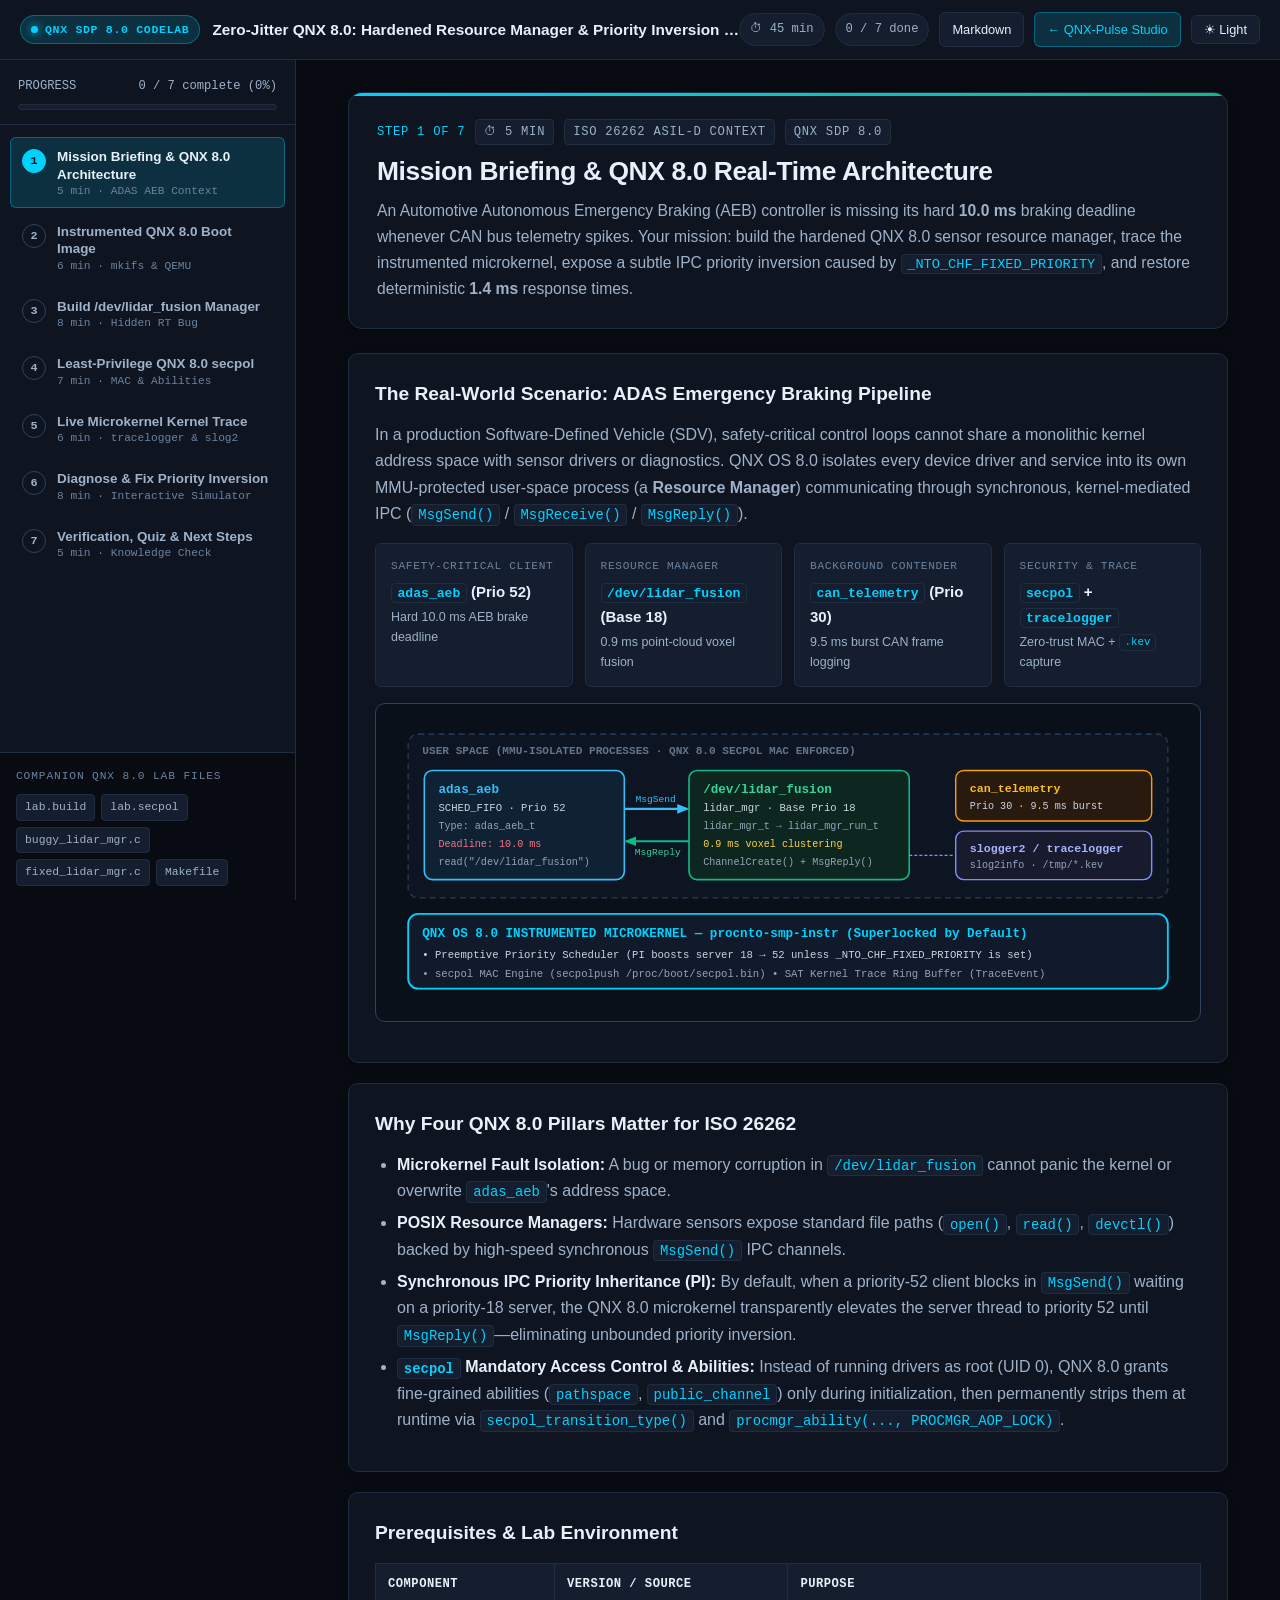
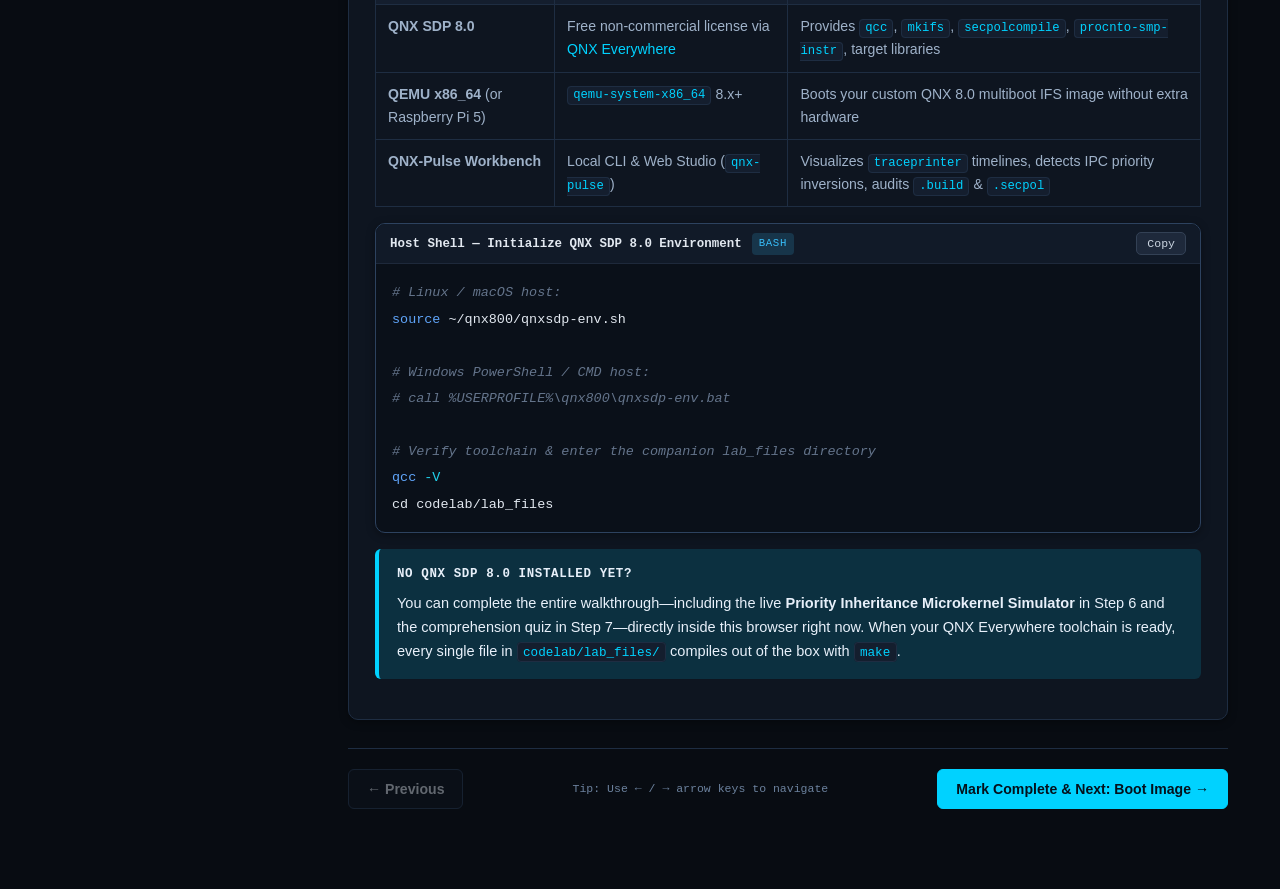
<file: codelab/index.html>
<!DOCTYPE html>
<html lang="en" data-theme="dark">
<head>
  <meta charset="UTF-8">
  <meta name="viewport" content="width=device-width, initial-scale=1.0">
  <title>Zero-Jitter QNX 8.0 Codelab — Resource Managers, secpol &amp; Priority Inheritance</title>
  <meta name="description" content="Hands-on 45-minute QNX SDP 8.0 Codelab: build a hardened /dev/lidar_fusion Resource Manager, enforce least-privilege secpol, trace procnto-smp-instr with tracelogger, and eliminate an ADAS AEB IPC priority inversion.">
  <link rel="icon" type="image/svg+xml" href="data:image/svg+xml,%3Csvg xmlns='http://www.w3.org/2000/svg' viewBox='0 0 28 28'%3E%3Crect x='2' y='2' width='24' height='24' rx='6' fill='%23070b14' stroke='%2300d4ff' stroke-width='2'/%3E%3Cpath d='M5 14h4.5L12 8l3.5 12 3-6H23' fill='none' stroke='%2300d4ff' stroke-width='2' stroke-linecap='round' stroke-linejoin='round'/%3E%3C/svg%3E">
  <link rel="stylesheet" href="styles.css">
</head>
<body>
  <!-- =====================================================================
       Top Navigation Bar
       ===================================================================== -->
  <header class="topbar">
    <div class="topbar-left">
      <button id="menu-btn" class="menu-btn" type="button" aria-label="Toggle step navigation">☰</button>
      <span class="brand-badge"><span class="brand-dot"></span>QNX SDP 8.0 Codelab</span>
      <span class="topbar-title">Zero-Jitter QNX 8.0: Hardened Resource Manager &amp; Priority Inversion Hunt</span>
    </div>
    <div class="topbar-right">
      <span class="pill-meta" title="Estimated duration">⏱ 45 min</span>
      <span id="top-progress-pill" class="pill-meta">0 / 7 done</span>
      <a class="topbar-btn" href="CODELAB.md" title="View standalone Markdown edition">Markdown</a>
      <a class="topbar-btn primary" href="../" title="Open QNX-Pulse Studio Workbench">← QNX-Pulse Studio</a>
      <button id="theme-toggle" class="topbar-btn" type="button" aria-label="Toggle theme">☀ Light</button>
    </div>
  </header>

  <div class="app-shell">
    <!-- ===================================================================
         Left Step Navigator Sidebar
         =================================================================== -->
    <aside id="sidebar" class="sidebar" aria-label="Codelab steps">
      <div class="sidebar-progress">
        <div class="progress-header">
          <span>PROGRESS</span>
          <span id="progress-label">0 / 7 complete (0%)</span>
        </div>
        <div class="progress-track">
          <div id="progress-fill" class="progress-fill"></div>
        </div>
      </div>

      <ol class="step-nav">
        <li class="step-nav-item">
          <button class="step-nav-btn active" type="button" data-step="1">
            <span class="step-num">1</span>
            <span class="step-nav-text">
              <span class="step-nav-title">Mission Briefing &amp; QNX 8.0 Architecture</span>
              <span class="step-nav-time">5 min · ADAS AEB Context</span>
            </span>
          </button>
        </li>
        <li class="step-nav-item">
          <button class="step-nav-btn" type="button" data-step="2">
            <span class="step-num">2</span>
            <span class="step-nav-text">
              <span class="step-nav-title">Instrumented QNX 8.0 Boot Image</span>
              <span class="step-nav-time">6 min · mkifs &amp; QEMU</span>
            </span>
          </button>
        </li>
        <li class="step-nav-item">
          <button class="step-nav-btn" type="button" data-step="3">
            <span class="step-num">3</span>
            <span class="step-nav-text">
              <span class="step-nav-title">Build /dev/lidar_fusion Manager</span>
              <span class="step-nav-time">8 min · Hidden RT Bug</span>
            </span>
          </button>
        </li>
        <li class="step-nav-item">
          <button class="step-nav-btn" type="button" data-step="4">
            <span class="step-num">4</span>
            <span class="step-nav-text">
              <span class="step-nav-title">Least-Privilege QNX 8.0 secpol</span>
              <span class="step-nav-time">7 min · MAC &amp; Abilities</span>
            </span>
          </button>
        </li>
        <li class="step-nav-item">
          <button class="step-nav-btn" type="button" data-step="5">
            <span class="step-num">5</span>
            <span class="step-nav-text">
              <span class="step-nav-title">Live Microkernel Kernel Trace</span>
              <span class="step-nav-time">6 min · tracelogger &amp; slog2</span>
            </span>
          </button>
        </li>
        <li class="step-nav-item">
          <button class="step-nav-btn" type="button" data-step="6">
            <span class="step-num">6</span>
            <span class="step-nav-text">
              <span class="step-nav-title">Diagnose &amp; Fix Priority Inversion</span>
              <span class="step-nav-time">8 min · Interactive Simulator</span>
            </span>
          </button>
        </li>
        <li class="step-nav-item">
          <button class="step-nav-btn" type="button" data-step="7">
            <span class="step-num">7</span>
            <span class="step-nav-text">
              <span class="step-nav-title">Verification, Quiz &amp; Next Steps</span>
              <span class="step-nav-time">5 min · Knowledge Check</span>
            </span>
          </button>
        </li>
      </ol>

      <div class="sidebar-footer">
        <p class="sidebar-footer-title">Companion QNX 8.0 Lab Files</p>
        <div class="lab-files-mini">
          <a class="lab-file-chip" href="lab_files/lab.build" target="_blank">lab.build</a>
          <a class="lab-file-chip" href="lab_files/lab.secpol" target="_blank">lab.secpol</a>
          <a class="lab-file-chip" href="lab_files/buggy_lidar_mgr.c" target="_blank">buggy_lidar_mgr.c</a>
          <a class="lab-file-chip" href="lab_files/fixed_lidar_mgr.c" target="_blank">fixed_lidar_mgr.c</a>
          <a class="lab-file-chip" href="lab_files/Makefile" target="_blank">Makefile</a>
        </div>
      </div>
    </aside>
    <div id="sidebar-backdrop" class="sidebar-backdrop"></div>

    <!-- ===================================================================
         Main Codelab Content Column
         =================================================================== -->
    <main class="main-content">
      <div class="step-container">

        <!-- ===============================================================
             STEP 1: Mission Briefing & QNX 8.0 Architecture
             =============================================================== -->
        <section class="step-panel active" data-step="1" aria-label="Step 1: Mission Briefing">
          <div class="step-hero">
            <div class="step-kicker">
              <span>Step 1 of 7</span>
              <span class="step-tag">⏱ 5 min</span>
              <span class="step-tag">ISO 26262 ASIL-D Context</span>
              <span class="step-tag">QNX SDP 8.0</span>
            </div>
            <h1>Mission Briefing &amp; QNX 8.0 Real-Time Architecture</h1>
            <p class="lead">
              An Automotive Autonomous Emergency Braking (AEB) controller is missing its hard <strong>10.0 ms</strong>
              braking deadline whenever CAN bus telemetry spikes. Your mission: build the hardened QNX 8.0 sensor
              resource manager, trace the instrumented microkernel, expose a subtle IPC priority inversion caused by
              <code>_NTO_CHF_FIXED_PRIORITY</code>, and restore deterministic <strong>1.4 ms</strong> response times.
            </p>
          </div>

          <div class="content-card">
            <h2>The Real-World Scenario: ADAS Emergency Braking Pipeline</h2>
            <p>
              In a production Software-Defined Vehicle (SDV), safety-critical control loops cannot share a monolithic
              kernel address space with sensor drivers or diagnostics. QNX OS 8.0 isolates every device driver and
              service into its own MMU-protected user-space process (a <strong>Resource Manager</strong>) communicating
              through synchronous, kernel-mediated IPC (<code>MsgSend()</code> / <code>MsgReceive()</code> / <code>MsgReply()</code>).
            </p>

            <div class="spec-grid">
              <div class="spec-card">
                <div class="spec-label">Safety-Critical Client</div>
                <div class="spec-value"><code>adas_aeb</code> (Prio 52)</div>
                <div class="spec-sub">Hard 10.0 ms AEB brake deadline</div>
              </div>
              <div class="spec-card">
                <div class="spec-label">Resource Manager</div>
                <div class="spec-value"><code>/dev/lidar_fusion</code> (Base 18)</div>
                <div class="spec-sub">0.9 ms point-cloud voxel fusion</div>
              </div>
              <div class="spec-card">
                <div class="spec-label">Background Contender</div>
                <div class="spec-value"><code>can_telemetry</code> (Prio 30)</div>
                <div class="spec-sub">9.5 ms burst CAN frame logging</div>
              </div>
              <div class="spec-card">
                <div class="spec-label">Security &amp; Trace</div>
                <div class="spec-value"><code>secpol</code> + <code>tracelogger</code></div>
                <div class="spec-sub">Zero-trust MAC + <code>.kev</code> capture</div>
              </div>
            </div>

            <!-- Inline SVG System Architecture Diagram -->
            <div class="diagram-box">
              <svg viewBox="0 0 780 278" role="img" aria-label="QNX 8.0 ADAS AEB Microkernel and Resource Manager Architecture">
                <defs>
                  <marker id="arrCyan" viewBox="0 0 10 10" refX="8" refY="5" markerWidth="6" markerHeight="6" orient="auto-start-reverse">
                    <path d="M 0 1 L 10 5 L 0 9 z" fill="#38bdf8"/>
                  </marker>
                  <marker id="arrGreen" viewBox="0 0 10 10" refX="8" refY="5" markerWidth="6" markerHeight="6" orient="auto-start-reverse">
                    <path d="M 0 1 L 10 5 L 0 9 z" fill="#10b981"/>
                  </marker>
                  <marker id="arrAmber" viewBox="0 0 10 10" refX="8" refY="5" markerWidth="6" markerHeight="6" orient="auto-start-reverse">
                    <path d="M 0 1 L 10 5 L 0 9 z" fill="#f59e0b"/>
                  </marker>
                </defs>

                <!-- User Space Boundary -->
                <rect x="14" y="12" width="752" height="162" rx="10" fill="#0d1522" stroke="#23364f" stroke-width="1.5" stroke-dasharray="6,4"/>
                <text x="28" y="32" fill="#64748b" font-family="monospace" font-size="11" font-weight="700">USER SPACE (MMU-ISOLATED PROCESSES · QNX 8.0 SECPOL MAC ENFORCED)</text>

                <!-- adas_aeb -->
                <rect x="30" y="48" width="198" height="108" rx="8" fill="#0f2234" stroke="#38bdf8" stroke-width="1.6"/>
                <text x="44" y="70" fill="#38bdf8" font-family="monospace" font-size="12.5" font-weight="700">adas_aeb</text>
                <text x="44" y="88" fill="#cbd5e1" font-family="monospace" font-size="10.5">SCHED_FIFO · Prio 52</text>
                <text x="44" y="106" fill="#94a3b8" font-family="monospace" font-size="10">Type: adas_aeb_t</text>
                <text x="44" y="124" fill="#fb7185" font-family="monospace" font-size="10">Deadline: 10.0 ms</text>
                <text x="44" y="142" fill="#94a3b8" font-family="monospace" font-size="10">read("/dev/lidar_fusion")</text>

                <!-- lidar_fusion -->
                <rect x="292" y="48" width="218" height="108" rx="8" fill="#0e2620" stroke="#10b981" stroke-width="1.6"/>
                <text x="306" y="70" fill="#34d399" font-family="monospace" font-size="12.5" font-weight="700">/dev/lidar_fusion</text>
                <text x="306" y="88" fill="#cbd5e1" font-family="monospace" font-size="10.5">lidar_mgr · Base Prio 18</text>
                <text x="306" y="106" fill="#94a3b8" font-family="monospace" font-size="10">lidar_mgr_t → lidar_mgr_run_t</text>
                <text x="306" y="124" fill="#fcd34d" font-family="monospace" font-size="10">0.9 ms voxel clustering</text>
                <text x="306" y="142" fill="#94a3b8" font-family="monospace" font-size="10">ChannelCreate() + MsgReply()</text>

                <!-- can_telemetry + slogger2 -->
                <rect x="556" y="48" width="194" height="50" rx="8" fill="#291a10" stroke="#f59e0b" stroke-width="1.4"/>
                <text x="570" y="69" fill="#fbbf24" font-family="monospace" font-size="11.5" font-weight="700">can_telemetry</text>
                <text x="570" y="86" fill="#cbd5e1" font-family="monospace" font-size="10">Prio 30 · 9.5 ms burst</text>

                <rect x="556" y="108" width="194" height="48" rx="8" fill="#171b2d" stroke="#818cf8" stroke-width="1.4"/>
                <text x="570" y="129" fill="#a5b4fc" font-family="monospace" font-size="11.5" font-weight="700">slogger2 / tracelogger</text>
                <text x="570" y="145" fill="#94a3b8" font-family="monospace" font-size="10">slog2info · /tmp/*.kev</text>

                <!-- IPC Arrows -->
                <line x1="228" y1="86" x2="290" y2="86" stroke="#38bdf8" stroke-width="2" marker-end="url(#arrCyan)"/>
                <text x="259" y="79" fill="#38bdf8" font-family="monospace" font-size="9.5" text-anchor="middle">MsgSend</text>
                <line x1="292" y1="118" x2="230" y2="118" stroke="#10b981" stroke-width="2" marker-end="url(#arrGreen)"/>
                <text x="261" y="132" fill="#34d399" font-family="monospace" font-size="9.5" text-anchor="middle">MsgReply</text>

                <line x1="510" y1="132" x2="554" y2="132" stroke="#818cf8" stroke-width="1.4" stroke-dasharray="3,2"/>

                <!-- Microkernel Band -->
                <rect x="14" y="190" width="752" height="74" rx="10" fill="#101a2a" stroke="#00d2ff" stroke-width="1.8"/>
                <text x="28" y="213" fill="#00d2ff" font-family="monospace" font-size="12.5" font-weight="700">QNX OS 8.0 INSTRUMENTED MICROKERNEL — procnto-smp-instr (Superlocked by Default)</text>
                <text x="28" y="234" fill="#cbd5e1" font-family="monospace" font-size="10.5">• Preemptive Priority Scheduler (PI boosts server 18 → 52 unless _NTO_CHF_FIXED_PRIORITY is set)</text>
                <text x="28" y="252" fill="#94a3b8" font-family="monospace" font-size="10.5">• secpol MAC Engine (secpolpush /proc/boot/secpol.bin)  • SAT Kernel Trace Ring Buffer (TraceEvent)</text>
              </svg>
            </div>
          </div>

          <div class="content-card">
            <h2>Why Four QNX 8.0 Pillars Matter for ISO 26262</h2>
            <ul>
              <li><strong>Microkernel Fault Isolation:</strong> A bug or memory corruption in <code>/dev/lidar_fusion</code> cannot panic the kernel or overwrite <code>adas_aeb</code>'s address space.</li>
              <li><strong>POSIX Resource Managers:</strong> Hardware sensors expose standard file paths (<code>open()</code>, <code>read()</code>, <code>devctl()</code>) backed by high-speed synchronous <code>MsgSend()</code> IPC channels.</li>
              <li><strong>Synchronous IPC Priority Inheritance (PI):</strong> By default, when a priority-52 client blocks in <code>MsgSend()</code> waiting on a priority-18 server, the QNX 8.0 microkernel transparently elevates the server thread to priority 52 until <code>MsgReply()</code>—eliminating unbounded priority inversion.</li>
              <li><strong><code>secpol</code> Mandatory Access Control &amp; Abilities:</strong> Instead of running drivers as root (UID 0), QNX 8.0 grants fine-grained abilities (<code>pathspace</code>, <code>public_channel</code>) only during initialization, then permanently strips them at runtime via <code>secpol_transition_type()</code> and <code>procmgr_ability(..., PROCMGR_AOP_LOCK)</code>.</li>
            </ul>
          </div>

          <div class="content-card">
            <h2>Prerequisites &amp; Lab Environment</h2>
            <table class="data-table">
              <thead>
                <tr>
                  <th>Component</th>
                  <th>Version / Source</th>
                  <th>Purpose</th>
                </tr>
              </thead>
              <tbody>
                <tr>
                  <td><strong>QNX SDP 8.0</strong></td>
                  <td>Free non-commercial license via <a href="https://www.qnx.com/products/everywhere/" target="_blank" rel="noopener">QNX Everywhere</a></td>
                  <td>Provides <code>qcc</code>, <code>mkifs</code>, <code>secpolcompile</code>, <code>procnto-smp-instr</code>, target libraries</td>
                </tr>
                <tr>
                  <td><strong>QEMU x86_64</strong> (or Raspberry Pi 5)</td>
                  <td><code>qemu-system-x86_64</code> 8.x+</td>
                  <td>Boots your custom QNX 8.0 multiboot IFS image without extra hardware</td>
                </tr>
                <tr>
                  <td><strong>QNX-Pulse Workbench</strong></td>
                  <td>Local CLI &amp; Web Studio (<code>qnx-pulse</code>)</td>
                  <td>Visualizes <code>traceprinter</code> timelines, detects IPC priority inversions, audits <code>.build</code> &amp; <code>.secpol</code></td>
                </tr>
              </tbody>
            </table>

            <div class="code-block">
              <div class="code-header">
                <div class="code-meta">
                  <span class="code-filename">Host Shell — Initialize QNX SDP 8.0 Environment</span>
                  <span class="code-lang">bash</span>
                </div>
                <button class="copy-btn" type="button">Copy</button>
              </div>
              <pre><code data-lang="bash"># Linux / macOS host:
source ~/qnx800/qnxsdp-env.sh

# Windows PowerShell / CMD host:
# call %USERPROFILE%\qnx800\qnxsdp-env.bat

# Verify toolchain &amp; enter the companion lab_files directory
qcc -V
cd codelab/lab_files</code></pre>
            </div>

            <div class="callout">
              <div class="callout-title">No QNX SDP 8.0 Installed Yet?</div>
              <p>
                You can complete the entire walkthrough—including the live <strong>Priority Inheritance Microkernel Simulator</strong>
                in Step 6 and the comprehension quiz in Step 7—directly inside this browser right now. When your QNX Everywhere
                toolchain is ready, every single file in <code>codelab/lab_files/</code> compiles out of the box with <code>make</code>.
              </p>
            </div>
          </div>

          <div class="step-footer">
            <button class="nav-btn" type="button" data-nav-prev disabled>← Previous</button>
            <span class="nav-kbd-hint">Tip: Use ← / → arrow keys to navigate</span>
            <button class="nav-btn primary" type="button" data-nav-next>Mark Complete &amp; Next: Boot Image →</button>
          </div>
        </section>

        <!-- ===============================================================
             STEP 2: Craft an Instrumented QNX 8.0 QEMU Boot Image (mkifs)
             =============================================================== -->
        <section class="step-panel" data-step="2" aria-label="Step 2: Craft Boot Image">
          <div class="step-hero">
            <div class="step-kicker">
              <span>Step 2 of 7</span>
              <span class="step-tag">⏱ 6 min</span>
              <span class="step-tag">mkifs · IFS</span>
              <span class="step-tag">lab_files/lab.build</span>
            </div>
            <h1>Craft an Instrumented QNX 8.0 QEMU Boot Image (<code>mkifs</code>)</h1>
            <p class="lead">
              A QNX OS 8.0 target boots from an <strong>Image File System (IFS)</strong> assembled by <code>mkifs</code>
              from a declarative <code>.build</code> file. Here we boot the <strong>instrumented SMP microkernel</strong>
              (<code>procnto-smp-instr</code>), enforce our compiled security policy at boot, and bring up <code>slogger2</code>
              and <code>/dev/lidar_fusion</code> as unprivileged, type-confined services.
            </p>
          </div>

          <div class="content-card">
            <h2>QNX 8.0 Buildfile: <code>lab_files/lab.build</code></h2>
            <p>
              Inspect the complete buildfile below (also saved in <a href="lab_files/lab.build" target="_blank"><code>lab_files/lab.build</code></a>).
              Pay close attention to the boot order inside <code>[+script] startup-script</code>: security policy enforcement
              comes <strong>first</strong>, before any service starts.
            </p>

            <div class="code-block">
              <div class="code-header">
                <div class="code-meta">
                  <span class="code-filename">lab_files/lab.build</span>
                  <span class="code-lang">build</span>
                </div>
                <button class="copy-btn" type="button">Copy</button>
              </div>
              <pre><code data-lang="build">[virtual=x86_64,multiboot] boot = {
    # Serial console on COM1 (0x3f8) for headless QEMU (-nographic / -serial mon:stdio)
    startup-x86 -D 8250

    # QNX 8.0 NOTE: Kernel superlocking is ENABLED BY DEFAULT in QNX OS 8.0.
    # Legacy QNX 7 superlocking flags to procnto are obsolete and omitted here.
    # Use procnto-smp-instr (instrumented microkernel) so tracelogger can record
    # kernel trace events (.kev) for real-time analysis.
    PATH=/proc/boot:/bin:/usr/bin LD_LIBRARY_PATH=/proc/boot:/lib:/usr/lib procnto-smp-instr -v
}

[+script] startup-script = {
    PATH=/proc/boot:/bin:/usr/bin
    LD_LIBRARY_PATH=/proc/boot:/lib:/usr/lib

    display_msg "=========================================================="
    display_msg "  QNX 8.0 Zero-Jitter ADAS AEB Lab (Instrumented + Secpol)"
    display_msg "=========================================================="

    # 1. Push the compiled Mandatory Access Control (MAC) security policy into
    #    procnto BEFORE launching any services. Requires PROCMGR_AID_MAC_POLICY.
    #    Default path is /proc/boot/secpol.bin when omitted.
    secpolpush /proc/boot/secpol.bin

    # 2. Launch structured system logger (slogger2) under its confined type
    #    and non-root UID/GID (20:20).
    on -T slogger2_t -u 20:20 slogger2
    waitfor /dev/slog2 3

    # 3. Start serial driver for QEMU console I/O
    on -T console_t devc-ser8250 -e -b115200 0x3f8^0.4 &amp;
    waitfor /dev/ser1 3
    reopen /dev/ser1

    # 4. Launch our hardened /dev/lidar_fusion Resource Manager under its
    #    startup type (lidar_mgr_t) and unprivileged UID/GID (100:100).
    #    After resmgr_attach(), it transitions to lidar_mgr_run_t!
    on -T lidar_mgr_t -u 100:100 lidar_mgr &amp;
    waitfor /dev/lidar_fusion 3

    display_msg "[BOOT] /dev/lidar_fusion online. Launching interactive ksh..."
    ksh
}

# Standard POSIX symlinks inside the IFS
[type=link] /bin/sh=/proc/boot/ksh
[type=link] /tmp=/dev/shmem
[type=link] /usr/lib/ldqnx-64.so.2=/proc/boot/ldqnx-64.so.2

# Shared runtime libraries from $QNX_TARGET/x86_64/lib
libc.so
libslog2.so
libsecpol.so

# Compiled binary security policy (read-only)
[perms=0444]
/proc/boot/secpol.bin = ./secpol.bin

# System utilities &amp; lab binaries
[perms=0555]
ksh
on
pidin
ls
cat
slogger2
slog2info
devc-ser8250
secpolpush
secpol
tracelogger
traceprinter

# Place the compiled lab resource manager (built from buggy_lidar_mgr.c or fixed_lidar_mgr.c)
/proc/boot/lidar_mgr = ./lidar_mgr</code></pre>
            </div>

            <div class="callout">
              <div class="callout-title">QNX 8.0 Migration Highlight — Superlocking &amp; secpolpush</div>
              <ul>
                <li><strong>Default Superlocking:</strong> Unlike QNX 7.x where engineers manually tuned <code>procnto</code> superlocking memory flags (e.g., <code>-m</code> variants), <strong>QNX OS 8.0 superlocks the kernel by default</strong> so physical memory pages stay deterministic without legacy flags.</li>
                <li><strong>Instrumented Kernel:</strong> Standard production images use <code>procnto-smp</code>. During performance analysis, swap in <code>procnto-smp-instr</code> so <code>tracelogger</code> can hook kernel scheduler and IPC tracepoints.</li>
                <li><strong><code>secpolpush</code> vs <code>secpol -i</code>:</strong> In QNX SDP 8.0, <code>secpolpush</code> takes the compiled policy as an optional positional path (<code>secpolpush /proc/boot/secpol.bin</code>, defaulting to <code>/proc/boot/secpol.bin</code>). Use the companion target tool <code>secpol -i /proc/boot/secpol.bin</code> to inspect a compiled policy blob.</li>
              </ul>
            </div>
          </div>

          <div class="content-card">
            <h2>Build the IFS &amp; Boot in QEMU x86_64</h2>
            <p>
              Once you compile <code>secpol.bin</code> (Step 4) and <code>lidar_mgr</code> (Step 3), assemble the bootable
              image with <code>mkifs</code> and launch QEMU directly via its multiboot <code>-kernel</code> loader:
            </p>
            <div class="code-block">
              <div class="code-header">
                <div class="code-meta">
                  <span class="code-filename">Assemble IFS &amp; Launch QEMU x86_64</span>
                  <span class="code-lang">bash</span>
                </div>
                <button class="copy-btn" type="button">Copy</button>
              </div>
              <pre><code data-lang="bash"># Assemble the multiboot QNX 8.0 Image File System
mkifs -v lab.build ifs-lab-buggy.bin

# Boot directly in QEMU (2 vCPUs, 512 MB RAM, COM1 serial console on stdio)
# Press Ctrl-A then X to exit QEMU cleanly.
qemu-system-x86_64 \
  -m 512M \
  -smp 2 \
  -nographic \
  -serial mon:stdio \
  -no-reboot \
  -kernel ifs-lab-buggy.bin</code></pre>
            </div>
            <p>
              <strong>Using a Raspberry Pi 5 (<code>aarch64le</code>)?</strong> Use the official QNX 8.0 Raspberry Pi 5
              BSP boot image, cross-compile with <code>make ARCH=aarch64le buggy</code>, and copy <code>lidar_mgr</code> +
              <code>secpol.bin</code> onto your SD card or over <code>scp</code>.
            </p>
          </div>

          <div class="step-footer">
            <button class="nav-btn" type="button" data-nav-prev>← Step 1: Briefing</button>
            <span class="nav-kbd-hint">Step 2 / 7</span>
            <button class="nav-btn primary" type="button" data-nav-next>Mark Complete &amp; Next: Resource Manager →</button>
          </div>
        </section>

        <!-- ===============================================================
             STEP 3: Write the /dev/lidar_fusion Resource Manager
             =============================================================== -->
        <section class="step-panel" data-step="3" aria-label="Step 3: Resource Manager">
          <div class="step-hero">
            <div class="step-kicker">
              <span>Step 3 of 7</span>
              <span class="step-tag">⏱ 8 min</span>
              <span class="step-tag">qcc · resmgr_attach</span>
              <span class="step-tag">lab_files/buggy_lidar_mgr.c</span>
            </div>
            <h1>Write the <code>/dev/lidar_fusion</code> Resource Manager (with a Hidden Real-Time Bug)</h1>
            <p class="lead">
              Every QNX device path like <code>/dev/lidar_fusion</code> is simply a user-space process attached to the
              <code>procnto</code> pathname prefix tree. Let's build our sensor fusion server using authentic QNX 8.0 APIs—and
              plant the exact one-flag mistake that breaks priority inheritance in real automotive codebases.
            </p>
          </div>

          <div class="content-card">
            <h2>How a QNX Resource Manager Serves <code>read()</code></h2>
            <ol>
              <li>Client <code>adas_aeb</code> (priority 52) calls POSIX <code>read(fd, &amp;frame, sizeof(frame))</code>.</li>
              <li><code>libc</code> marshals an <code>_IO_READ</code> message and invokes kernel <code>MsgSend()</code> on the channel attached to <code>/dev/lidar_fusion</code>.</li>
              <li><code>adas_aeb</code> enters kernel state <strong><code>THREPLY</code></strong> (reply-blocked) while our server wakes from <code>dispatch_block()</code> and invokes <code>io_read()</code>.</li>
              <li><code>io_read()</code> validates permissions via <code>iofunc_read_verify()</code>, performs 0.9 ms of LiDAR voxel clustering, returns the obstacle frame via <code>MsgReply()</code>, and returns <code>_RESMGR_NOREPLY</code> so the framework doesn't double-reply.</li>
            </ol>

            <div class="callout danger">
              <div class="callout-title">Spot the Hidden Real-Time Trap in main()</div>
              <p>
                Notice how <code>buggy_lidar_mgr.c</code> creates a custom channel with
                <code>ChannelCreate(_NTO_CHF_FIXED_PRIORITY | _NTO_CHF_UNBLOCK | _NTO_CHF_DISCONNECT)</code> and hands
                it to <code>dispatch_create_channel(chid, 0)</code>. Adding <strong><code>_NTO_CHF_FIXED_PRIORITY</code></strong>
                instructs the QNX 8.0 microkernel to <strong>disable synchronous IPC priority inheritance</strong> on that channel!
              </p>
            </div>
          </div>

          <div class="content-card">
            <h2>Complete Source: <code>lab_files/buggy_lidar_mgr.c</code></h2>
            <div class="code-block">
              <div class="code-header">
                <div class="code-meta">
                  <span class="code-filename">lab_files/buggy_lidar_mgr.c</span>
                  <span class="code-lang">c</span>
                </div>
                <button class="copy-btn" type="button">Copy</button>
              </div>
              <pre><code data-lang="c">#include &lt;errno.h&gt;
#include &lt;sched.h&gt;
#include &lt;stdint.h&gt;
#include &lt;stdio.h&gt;
#include &lt;stdlib.h&gt;
#include &lt;string.h&gt;
#include &lt;time.h&gt;
#include &lt;unistd.h&gt;

#include &lt;sys/dispatch.h&gt;
#include &lt;sys/iofunc.h&gt;
#include &lt;sys/neutrino.h&gt;
#include &lt;sys/procmgr.h&gt;
#include &lt;sys/slog2.h&gt;
#include &lt;sys/stat.h&gt;
#include &lt;secpol/secpol.h&gt;

#define LIDAR_DEV_PATH        "/dev/lidar_fusion"
#define LIDAR_BASE_PRIO       18
#define FUSION_WORK_NS        900000ULL /* 0.9 ms deterministic voxel clustering budget */

typedef struct {
    uint32_t frame_seq;
    uint64_t timestamp_ns;
    float    nearest_obstacle_m;
    float    closing_vel_mps;
    uint8_t  aeb_trigger;
    int32_t  server_prio_at_reply;
} lidar_obstacle_frame_t;

static slog2_buffer_t g_slog_buf = NULL;
static uint32_t       g_frame_seq = 0;

static uint64_t now_monotonic_ns(void) {
    struct timespec ts;
    clock_gettime(CLOCK_MONOTONIC, &amp;ts);
    return ((uint64_t)ts.tv_sec * 1000000000ULL) + (uint64_t)ts.tv_nsec;
}

static void run_voxel_clustering_work(uint64_t duration_ns) {
    volatile uint64_t accum = 0;
    uint64_t start_ns = now_monotonic_ns();
    while ((now_monotonic_ns() - start_ns) &lt; duration_ns) {
        for (int i = 0; i &lt; 64; ++i) {
            accum += (uint64_t)(i * 17U) ^ (accum &gt;&gt; 3);
        }
    }
    (void)accum;
}

static int init_slog2(void) {
    slog2_buffer_set_config_t cfg;
    memset(&amp;cfg, 0, sizeof(cfg));
    cfg.buffer_set_name              = "lidar_fusion";
    cfg.num_buffers                  = 1;
    cfg.verbosity_level              = SLOG2_INFO;
    cfg.buffer_config[0].buffer_name = "main";
    cfg.buffer_config[0].num_pages   = 4;
    if (slog2_register(&amp;cfg, &amp;g_slog_buf, 0) == -1) {
        perror("slog2_register");
        return -1;
    }
    slog2_set_default_buffer(g_slog_buf);
    return 0;
}

static int drop_startup_privileges(void) {
    if (secpol_transition_type(NULL, "run", 0) == -1) {
        slog2f(g_slog_buf, 100, SLOG2_WARNING,
               "secpol_transition_type('run') skipped/failed: %s (errno=%d); applying procmgr_ability lock",
               strerror(errno), errno);
    } else {
        slog2f(g_slog_buf, 100, SLOG2_INFO,
               "secpol transition succeeded: lidar_mgr_t -&gt; lidar_mgr_run_t");
    }

    if (procmgr_ability(
            0,
            PROCMGR_ADN_NONROOT | PROCMGR_AOP_DENY | PROCMGR_AOP_LOCK | PROCMGR_AID_PATHSPACE,
            PROCMGR_ADN_NONROOT | PROCMGR_AOP_DENY | PROCMGR_AOP_LOCK | PROCMGR_AID_PUBLIC_CHANNEL,
            PROCMGR_ADN_NONROOT | PROCMGR_AOP_DENY | PROCMGR_AOP_LOCK | PROCMGR_AID_FORK,
            PROCMGR_ADN_NONROOT | PROCMGR_AOP_DENY | PROCMGR_AOP_LOCK | PROCMGR_AID_SPAWN,
            PROCMGR_ADN_ROOT    | PROCMGR_AOP_DENY | PROCMGR_AOP_LOCK | PROCMGR_AID_EOL) == -1) {
        slog2f(g_slog_buf, 101, SLOG2_ERROR,
               "procmgr_ability lock failed: %s", strerror(errno));
        return -1;
    }
    return 0;
}

static int io_read(resmgr_context_t *ctp, io_read_t *msg, RESMGR_OCB_T *ocb) {
    int status = iofunc_read_verify(ctp, msg, ocb, NULL);
    if (status != EOK) {
        return status;
    }
    if ((msg-&gt;i.xtype &amp; _IO_XTYPE_MASK) != _IO_XTYPE_NONE) {
        return ENOSYS;
    }

    run_voxel_clustering_work(FUSION_WORK_NS);

    /* Query effective priority while servicing adas_aeb (prio 52) */
    struct sched_param sp;
    memset(&amp;sp, 0, sizeof(sp));
    SchedGet(0, 0, &amp;sp);

    lidar_obstacle_frame_t frame;
    frame.frame_seq            = ++g_frame_seq;
    frame.timestamp_ns         = now_monotonic_ns();
    frame.nearest_obstacle_m   = 14.2f;
    frame.closing_vel_mps      = 18.5f;
    frame.aeb_trigger          = 1U;
    frame.server_prio_at_reply = sp.sched_priority;

    size_t nbytes = sizeof(frame);
    if (msg-&gt;i.nbytes &lt; nbytes) {
        nbytes = msg-&gt;i.nbytes;
    }

    slog2f(g_slog_buf, 200, SLOG2_INFO,
           "frame=%u reply_prio=%d obstacle=%.1fm aeb=%u (FIXED_PRIORITY BUG ACTIVE)",
           frame.frame_seq, frame.server_prio_at_reply,
           frame.nearest_obstacle_m, frame.aeb_trigger);

    if (MsgReply(ctp-&gt;rcvid, (int)nbytes, &amp;frame, nbytes) == -1) {
        return errno;
    }
    ocb-&gt;attr-&gt;flags |= IOFUNC_ATTR_ATIME | IOFUNC_ATTR_DIRTY_TIME;
    return _RESMGR_NOREPLY;
}

int main(void) {
    if (init_slog2() != 0) {
        return EXIT_FAILURE;
    }

    struct sched_param sp;
    memset(&amp;sp, 0, sizeof(sp));
    sp.sched_priority = LIDAR_BASE_PRIO;
    if (SchedSet(0, 0, SCHED_FIFO, &amp;sp) == -1) {
        slog2f(g_slog_buf, 102, SLOG2_WARNING,
               "SchedSet(prio=%d) failed: %s (continuing with inherited priority)",
               LIDAR_BASE_PRIO, strerror(errno));
    }

    /* REAL-TIME BUG: _NTO_CHF_FIXED_PRIORITY disables QNX IPC priority inheritance! */
    int chid = ChannelCreate(_NTO_CHF_FIXED_PRIORITY | _NTO_CHF_UNBLOCK | _NTO_CHF_DISCONNECT);
    if (chid == -1) {
        perror("ChannelCreate");
        return EXIT_FAILURE;
    }

    dispatch_t *dpp = dispatch_create_channel(chid, 0);
    if (dpp == NULL) {
        perror("dispatch_create_channel");
        return EXIT_FAILURE;
    }

    resmgr_connect_funcs_t connect_funcs;
    resmgr_io_funcs_t      io_funcs;
    iofunc_attr_t          attr;
    resmgr_attr_t          resmgr_attr;

    memset(&amp;resmgr_attr, 0, sizeof(resmgr_attr));
    resmgr_attr.nparts_max   = 1;
    resmgr_attr.msg_max_size = 2048;

    iofunc_func_init(_RESMGR_CONNECT_NFUNCS, &amp;connect_funcs,
                     _RESMGR_IO_NFUNCS, &amp;io_funcs);
    io_funcs.read = io_read;

    iofunc_attr_init(&amp;attr, S_IFCHR | 0444, NULL, NULL);
    attr.nbytes = sizeof(lidar_obstacle_frame_t);

    if (resmgr_attach(dpp, &amp;resmgr_attr, LIDAR_DEV_PATH, _FTYPE_ANY, 0,
                      &amp;connect_funcs, &amp;io_funcs, &amp;attr) == -1) {
        perror("resmgr_attach");
        return EXIT_FAILURE;
    }

    if (drop_startup_privileges() != 0) {
        return EXIT_FAILURE;
    }

    slog2f(g_slog_buf, 103, SLOG2_WARNING,
           "Mounted %s (base_prio=%d, flags=_NTO_CHF_FIXED_PRIORITY — PI DISABLED!)",
           LIDAR_DEV_PATH, LIDAR_BASE_PRIO);

    dispatch_context_t *ctp = dispatch_context_alloc(dpp);
    if (ctp == NULL) {
        perror("dispatch_context_alloc");
        return EXIT_FAILURE;
    }

    for (;;) {
        if ((ctp = dispatch_block(ctp)) == NULL) {
            perror("dispatch_block");
            return EXIT_FAILURE;
        }
        dispatch_handler(ctp);
    }
    return EXIT_SUCCESS;
}</code></pre>
            </div>
          </div>

          <div class="content-card">
            <h2>Cross-Compile with QNX 8.0 <code>qcc</code></h2>
            <div class="code-block">
              <div class="code-header">
                <div class="code-meta">
                  <span class="code-filename">Compile for x86_64 (QEMU) or aarch64le (Raspberry Pi 5)</span>
                  <span class="code-lang">bash</span>
                </div>
                <button class="copy-btn" type="button">Copy</button>
              </div>
              <pre><code data-lang="bash"># Compile for QEMU x86_64 target:
qcc -Vgcc_ntox86_64 -Wall -Wextra -O2 -std=gnu11 \
    -o lidar_mgr buggy_lidar_mgr.c -lslog2 -lsecpol

# Or cross-compile for Raspberry Pi 5 (64-bit ARM):
qcc -Vgcc_ntoaarch64le -Wall -Wextra -O2 -std=gnu11 \
    -o lidar_mgr buggy_lidar_mgr.c -lslog2 -lsecpol

# Or simply use the provided Makefile:
make buggy</code></pre>
            </div>
          </div>

          <div class="step-footer">
            <button class="nav-btn" type="button" data-nav-prev>← Step 2: Boot Image</button>
            <span class="nav-kbd-hint">Step 3 / 7</span>
            <button class="nav-btn primary" type="button" data-nav-next>Mark Complete &amp; Next: secpol →</button>
          </div>
        </section>

        <!-- ===============================================================
             STEP 4: Lock Down Least-Privilege Security with QNX 8.0 secpol
             =============================================================== -->
        <section class="step-panel" data-step="4" aria-label="Step 4: Security Policy">
          <div class="step-hero">
            <div class="step-kicker">
              <span>Step 4 of 7</span>
              <span class="step-tag">⏱ 7 min</span>
              <span class="step-tag">secpolcompile · secpolpush</span>
              <span class="step-tag">lab_files/lab.secpol</span>
            </div>
            <h1>Lock Down Least-Privilege Security with QNX 8.0 <code>secpol</code></h1>
            <p class="lead">
              A safety-critical ADAS system must also be <strong>cyber-resilient</strong> (ISO/SAE 21434). Rather than
              running <code>lidar_mgr</code> as root, QNX 8.0 lets us enforce a Mandatory Access Control (MAC) policy
              that grants <code>pathspace</code> and <code>public_channel</code> <em>only</em> during startup—then
              irreversibly transitions the process into a stripped-down runtime type.
            </p>
          </div>

          <div class="content-card">
            <h2>Two-Phase Least-Privilege Lifecycle</h2>
            <table class="data-table">
              <thead>
                <tr>
                  <th>Phase</th>
                  <th>QNX Security Type</th>
                  <th>Granted Abilities</th>
                  <th>Allowed Operations</th>
                </tr>
              </thead>
              <tbody>
                <tr>
                  <td><strong>1. Initialization</strong><br>(before event loop)</td>
                  <td><code>lidar_mgr_t</code></td>
                  <td><code>nonroot</code>, <code>pathspace</code>, <code>public_channel</code>, <code>settypeid:lidar_mgr_run_t</code></td>
                  <td>Create channel, attach strictly to <code>/dev/lidar_fusion</code>, register <code>slog2</code>, transition to <code>"run"</code></td>
                </tr>
                <tr>
                  <td><strong>2. Steady-State</strong><br>(handling untrusted frames)</td>
                  <td><code>lidar_mgr_run_t</code></td>
                  <td><code>nonroot</code> only (+ <code>PROCMGR_AOP_LOCK</code>)</td>
                  <td>Reply on existing IPC channel &amp; write logs. Cannot register <code>/dev/*</code>, spawn shells, fork, or touch hardware I/O</td>
                </tr>
              </tbody>
            </table>
          </div>

          <div class="content-card">
            <h2>Policy Definition: <code>lab_files/lab.secpol</code></h2>
            <div class="code-block">
              <div class="code-header">
                <div class="code-meta">
                  <span class="code-filename">lab_files/lab.secpol</span>
                  <span class="code-lang">secpol</span>
                </div>
                <button class="copy-btn" type="button">Copy</button>
              </div>
              <pre><code data-lang="secpol"># 1. Declare Security Types
type default;
type slogger2_t;
type console_t;
type lidar_mgr_t;
type lidar_mgr_run_t;
type adas_aeb_t;
type can_telem_t;
type tracer_t;

# 2. Path Space Attachment Rules (strictly scoped to exact device paths)
allow_attach slogger2_t /dev/slog2;
allow_attach console_t /dev/ser1;
allow_attach lidar_mgr_t /dev/lidar_fusion;

# 3. Core Infrastructure Types
allow default self:ability {
    nonroot
    spawn_setuid
    settypeid:slogger2_t,console_t,lidar_mgr_t,adas_aeb_t,can_telem_t,tracer_t
};

allow slogger2_t self:ability { nonroot pathspace public_channel mem_phys };
allow console_t self:ability  { nonroot pathspace public_channel io interrupt };

# 4. /dev/lidar_fusion Startup -&gt; Runtime Privilege Split
allow lidar_mgr_t self:ability {
    nonroot
    pathspace
    public_channel
    settypeid:lidar_mgr_run_t
};

# Maps secpol_transition_type(NULL, "run", 0) from lidar_mgr_t -&gt; lidar_mgr_run_t
derive_type lidar_mgr_t run lidar_mgr_run_t;

# Minimal steady-state runtime abilities (zero pathspace, zero spawn/fork)
allow lidar_mgr_run_t self:ability {
    nonroot
};

allow lidar_mgr_t slogger2_t:channel connect;
allow lidar_mgr_run_t slogger2_t:channel connect;

# 5. ADAS Clients &amp; Kernel Trace Capture Permissions
allow adas_aeb_t self:ability  { nonroot priority:1-63 };
allow adas_aeb_t lidar_mgr_t:channel connect;
allow adas_aeb_t lidar_mgr_run_t:channel connect;
allow adas_aeb_t slogger2_t:channel connect;

allow can_telem_t self:ability { nonroot priority:1-35 };
allow can_telem_t slogger2_t:channel connect;

# Only tracer_t holds the trace ability (PROCMGR_AID_TRACE) for tracelogger
allow tracer_t self:ability    { nonroot trace };
allow tracer_t slogger2_t:channel connect;</code></pre>
            </div>
          </div>

          <div class="content-card">
            <h2>Compile, Push &amp; Verify Runtime Privilege Drop</h2>
            <div class="code-block">
              <div class="code-header">
                <div class="code-meta">
                  <span class="code-filename">Host Compile &amp; Target Inspection</span>
                  <span class="code-lang">bash</span>
                </div>
                <button class="copy-btn" type="button">Copy</button>
              </div>
              <pre><code data-lang="bash"># On Host: compile text policy -&gt; binary secpol.bin embedded into IFS
secpolcompile -o secpol.bin lab.secpol

# On Target (executed early inside startup-script):
secpolpush /proc/boot/secpol.bin

# On Target ksh: inspect active policy &amp; verify lidar_mgr transitioned to lidar_mgr_run_t!
secpol -i /proc/boot/secpol.bin
pidin -p lidar_mgr -F "%a %N %u %t"</code></pre>
            </div>

            <div class="callout success">
              <div class="callout-title">Defense-in-Depth: secpol_transition_type() + procmgr_ability()</div>
              <p>
                Inside <code>drop_startup_privileges()</code>, we pair <code>secpol_transition_type(NULL, "run", 0)</code>
                with <code>procmgr_ability(0, ... PROCMGR_AOP_DENY | PROCMGR_AOP_LOCK ... PROCMGR_AID_EOL)</code>. Even
                in an engineering bench image where <code>secpol</code> is temporarily bypassed, <code>PROCMGR_AOP_LOCK</code>
                makes the denied abilities <strong>permanently immutable</strong> for the lifetime of the process!
              </p>
            </div>
          </div>

          <div class="step-footer">
            <button class="nav-btn" type="button" data-nav-prev>← Step 3: Resource Manager</button>
            <span class="nav-kbd-hint">Step 4 / 7</span>
            <button class="nav-btn primary" type="button" data-nav-next>Mark Complete &amp; Next: Kernel Trace →</button>
          </div>
        </section>

        <!-- ===============================================================
             STEP 5: Capture a Live Microkernel Trace
             =============================================================== -->
        <section class="step-panel" data-step="5" aria-label="Step 5: Kernel Trace">
          <div class="step-hero">
            <div class="step-kicker">
              <span>Step 5 of 7</span>
              <span class="step-tag">⏱ 6 min</span>
              <span class="step-tag">tracelogger · traceprinter</span>
              <span class="step-tag">slog2info</span>
            </div>
            <h1>Capture a Live Microkernel Trace with <code>tracelogger</code> &amp; <code>traceprinter</code></h1>
            <p class="lead">
              Never guess at real-time jitter with <code>printf()</code>! QNX 8.0's System Analysis Toolkit (SAT)
              records every thread dispatch, IPC message handoff, and preemption inside <code>procnto-smp-instr</code>
              with nanosecond cycle accuracy into a binary <code>.kev</code> trace file.
            </p>
          </div>

          <div class="content-card">
            <h2>1. Record a 5-Second Kernel Trace &amp; Structured Logs</h2>
            <p>
              In the QEMU target shell (<code>ksh</code>), launch <code>tracelogger</code> under the confined
              <code>tracer_t</code> type (which holds <code>PROCMGR_AID_TRACE</code>), convert the binary capture with
              <code>traceprinter</code>, and dump <code>slogger2</code> telemetry with symbolic severities and thread IDs:
            </p>

            <div class="code-block">
              <div class="code-header">
                <div class="code-meta">
                  <span class="code-filename">Target QNX 8.0 Shell (ksh) — Capture Trace &amp; slog2</span>
                  <span class="code-lang">bash</span>
                </div>
                <button class="copy-btn" type="button">Copy</button>
              </div>
              <pre><code data-lang="bash"># Capture up to 4 iterations / 5 seconds into /tmp/adas_aeb.kev (/dev/shmem)
on -T tracer_t tracelogger -f /tmp/adas_aeb.kev -n 4 -s 5

# Decode the raw binary .kev file into a human- &amp; parser-readable event stream
traceprinter -f /tmp/adas_aeb.kev &gt; /tmp/adas_aeb.trace.txt

# Inspect structured daemon logs (-S prints severity names, -t prints Thread ID)
slog2info -S -t -b lidar_fusion</code></pre>
            </div>

            <div class="callout warning">
              <div class="callout-title">Key CLI Flags to Remember</div>
              <ul>
                <li><code>tracelogger -f /tmp/adas_aeb.kev -n 4 -s 5</code>: writes to <code>/tmp</code> (RAM-backed <code>/dev/shmem</code> so disk I/O never perturbs timing), caps capture at 4 buffer iterations or 5 seconds.</li>
                <li><code>slog2info -S -t</code>: <code>-S</code> displays symbolic severity levels (<code>SLOG2_INFO</code>, <code>SLOG2_WARNING</code>) and <code>-t</code> adds the exact emitting Thread ID (TID).</li>
              </ul>
            </div>
          </div>

          <div class="content-card">
            <h2>2. Read the Smoking Gun in <code>traceprinter</code> Output</h2>
            <p>
              Here is the exact QNX 8.0 <code>traceprinter</code> signature captured while the buggy
              <code>/dev/lidar_fusion</code> resource manager serves <code>adas_aeb</code> under a CAN telemetry burst:
            </p>

            <div class="code-block">
              <div class="code-header">
                <div class="code-meta">
                  <span class="code-filename">/tmp/adas_aeb.trace.txt (QNX 8.0 traceprinter output)</span>
                  <span class="code-lang">trace</span>
                </div>
                <button class="copy-btn" type="button">Copy</button>
              </div>
              <pre><code data-lang="trace">TRACEPRINTER version 1.02
-- HEADER FILE INFORMATION --
TRACE_FILE_NAME:: /tmp/adas_aeb.kev
TRACE_SYSNAME:: QNX
TRACE_SYS_RELEASE:: 8.0.0
TRACE_ENCODING:: 16 byte events
TRACE_CPU_NUM:: 2
TRACE_CYCLES_PER_SEC:: 2000000000

-- KERNEL EVENTS --
t:0x00100000 CPU:00 PROCESS : PROCCREATE_NAME ppid:1 pid:4096 name:/proc/boot/lidar_mgr
t:0x00100120 CPU:00 PROCESS : PROCCREATE_NAME ppid:1 pid:4102 name:/proc/boot/adas_aeb
t:0x00100240 CPU:00 PROCESS : PROCCREATE_NAME ppid:1 pid:4118 name:/proc/boot/can_telemetry

# 0.0 ms: High-priority safety client adas_aeb (prio 52) runs and queries /dev/lidar_fusion
t:0x00400000 CPU:00 THREAD  : THRUNNING   pid:4102 tid:1 prio:52
t:0x00461a80 CPU:00 COMM    : SND_MESSAGE rcvid:0x0000001f pid:4096
t:0x00461b90 CPU:00 THREAD  : THREPLY     pid:4102 tid:1

# 0.2 ms: lidar_mgr receives the request — STILL AT PRIO 18 (NO PRIORITY INHERITANCE!)
t:0x00461c40 CPU:00 COMM    : REC_MESSAGE rcvid:0x0000001f pid:4096
t:0x00461d10 CPU:00 THREAD  : THRUNNING   pid:4096 tid:1 prio:18

# 0.5 ms: can_telemetry (prio 30) wakes up and PREEMPTS lidar_mgr (prio 18 &lt; 30)!
t:0x004f4240 CPU:00 THREAD  : THREADY     pid:4096 tid:1
t:0x004f4310 CPU:00 THREAD  : THRUNNING   pid:4118 tid:1 prio:30

# ... 9.5 ms PRIORITY INVERSION! adas_aeb (prio 52) sits frozen in THREPLY! ...

# 10.0 ms: can_telemetry finally yields; lidar_mgr finishes fusion &amp; replies at 10.6 ms
t:0x01706680 CPU:00 THREAD  : THRUNNING   pid:4096 tid:1 prio:18
t:0x0182b600 CPU:00 COMM    : REPLY_MESSAGE rcvid:0x0000001f pid:4102
t:0x0182b720 CPU:00 THREAD  : THRUNNING   pid:4102 tid:1 prio:52</code></pre>
            </div>

            <h3>Kernel Event Cheat Sheet</h3>
            <table class="data-table">
              <thead>
                <tr>
                  <th>Event Class : Name</th>
                  <th>Meaning in QNX 8.0</th>
                  <th>Diagnostic Significance</th>
                </tr>
              </thead>
              <tbody>
                <tr>
                  <td><code>PROCESS : PROCCREATE_NAME</code></td>
                  <td>Maps numeric <code>pid</code> to executable path</td>
                  <td>Correlates PIDs <code>4096</code>, <code>4102</code>, <code>4118</code> to process names</td>
                </tr>
                <tr>
                  <td><code>COMM : SND_MESSAGE</code></td>
                  <td>Client sends synchronous IPC message</td>
                  <td>Starts the IPC transaction clock on <code>rcvid</code></td>
                </tr>
                <tr>
                  <td><code>THREAD : THREPLY</code></td>
                  <td>Client blocked waiting for server <code>MsgReply()</code></td>
                  <td>Long <code>THREPLY</code> duration on a prio-52 thread = upstream bottleneck</td>
                </tr>
                <tr>
                  <td><code>COMM : REC_MESSAGE</code></td>
                  <td>Server receives message from channel</td>
                  <td>Check server's <code>prio</code> here: if still <code>18</code> instead of <code>52</code>, PI is off!</td>
                </tr>
                <tr>
                  <td><code>THREAD : THRUNNING</code> / <code>THREADY</code></td>
                  <td>CPU dispatch / preempted back to runqueue</td>
                  <td>Medium-prio <code>THRUNNING</code> while server is <code>THREADY</code> confirms priority inversion</td>
                </tr>
                <tr>
                  <td><code>COMM : REPLY_MESSAGE</code></td>
                  <td>Server replies &amp; unblocks client</td>
                  <td>Closes the IPC round-trip and restores server base priority</td>
                </tr>
              </tbody>
            </table>

            <p>
              And <code>slog2info -S -t -b lidar_fusion</code> immediately corroborates the kernel trace:
            </p>
            <div class="code-block">
              <div class="code-header">
                <div class="code-meta">
                  <span class="code-filename">slog2info -S -t -b lidar_fusion Output (Buggy Build)</span>
                  <span class="code-lang">trace</span>
                </div>
                <button class="copy-btn" type="button">Copy</button>
              </div>
              <pre><code data-lang="trace">Nov 22 04:51:12.104 lidar_fusion.4096 main  SLOG2_INFO    1 100 secpol transition succeeded: lidar_mgr_t -&gt; lidar_mgr_run_t
Nov 22 04:51:12.105 lidar_fusion.4096 main  SLOG2_WARNING 1 103 Mounted /dev/lidar_fusion (base_prio=18, flags=_NTO_CHF_FIXED_PRIORITY — PI DISABLED!)
Nov 22 04:51:14.011 lidar_fusion.4096 main  SLOG2_INFO    1 200 frame=1 reply_prio=18 obstacle=14.2m aeb=1 (FIXED_PRIORITY BUG ACTIVE)</code></pre>
            </div>
          </div>

          <div class="step-footer">
            <button class="nav-btn" type="button" data-nav-prev>← Step 4: secpol</button>
            <span class="nav-kbd-hint">Step 5 / 7</span>
            <button class="nav-btn primary" type="button" data-nav-next>Mark Complete &amp; Next: Simulator &amp; Fix →</button>
          </div>
        </section>

        <!-- ===============================================================
             STEP 6: Diagnose & Fix the Priority Inversion (Interactive Sim!)
             =============================================================== -->
        <section class="step-panel" data-step="6" aria-label="Step 6: Diagnose and Fix">
          <div class="step-hero">
            <div class="step-kicker">
              <span>Step 6 of 7</span>
              <span class="step-tag">⏱ 8 min</span>
              <span class="step-tag">Interactive Microkernel Simulator</span>
              <span class="step-tag">QNX-Pulse Studio</span>
            </div>
            <h1>Diagnose &amp; Fix the Priority Inversion</h1>
            <p class="lead">
              Toggle <code>_NTO_CHF_FIXED_PRIORITY</code> <strong>ON vs OFF</strong> in the live QNX 8.0 scheduler
              simulator below. Watch how disabling priority inheritance lets medium-priority <code>can_telemetry</code>
              (prio 30) hijack CPU 0 and push <code>adas_aeb</code> (prio 52) past its <strong>10.0 ms</strong> ISO 26262
              deadline—and how a single-flag fix locks brake response to a rock-solid <strong>1.4 ms</strong> regardless
              of CAN bus load!
            </p>
          </div>

          <!-- =============================================================
               INTERACTIVE PRIORITY INHERITANCE TIMELINE SIMULATOR
               ============================================================= -->
          <div id="pi-simulator" class="simulator-shell">
            <div class="sim-header">
              <div class="sim-title-group">
                <h3>QNX 8.0 Microkernel Priority Inheritance Timeline Simulator (CPU:00 · SCHED_FIFO)</h3>
                <p>Toggle channel flags, drag the CAN telemetry burst duration, and click any kernel event to inspect.</p>
              </div>
              <div class="mode-toggle-group" role="group" aria-label="Channel priority mode">
                <button id="sim-mode-buggy" class="mode-btn active-buggy" type="button">
                  BUGGY: _NTO_CHF_FIXED_PRIORITY ON
                </button>
                <button id="sim-mode-fixed" class="mode-btn" type="button">
                  FIXED: Priority Inheritance Active
                </button>
              </div>
            </div>

            <!-- Live 4-Card Telemetry HUD -->
            <div class="sim-metrics">
              <div id="sim-card-latency" class="sim-metric-card state-fail">
                <div class="sim-metric-label">adas_aeb Latency</div>
                <div id="sim-m-latency" class="sim-metric-val">10.9 ms</div>
                <div id="sim-m-latency-sub" class="sim-metric-sub">+0.9 ms past 10.0 ms deadline</div>
              </div>
              <div id="sim-card-prio" class="sim-metric-card state-fail">
                <div class="sim-metric-label">lidar_fusion Effective Prio</div>
                <div id="sim-m-prio" class="sim-metric-val">18 (Fixed)</div>
                <div id="sim-m-prio-sub" class="sim-metric-sub">_NTO_CHF_FIXED_PRIORITY blocks PI</div>
              </div>
              <div id="sim-card-inversion" class="sim-metric-card state-fail">
                <div class="sim-metric-label">Priority Inversion Window</div>
                <div id="sim-m-inversion" class="sim-metric-val">9.5 ms</div>
                <div id="sim-m-inversion-sub" class="sim-metric-sub">can_telemetry (30) preempts server</div>
              </div>
              <div id="sim-card-verdict" class="sim-metric-card state-fail">
                <div class="sim-metric-label">ISO 26262 Verdict (10ms)</div>
                <div id="sim-m-verdict" class="sim-metric-val">FAIL</div>
                <div id="sim-m-verdict-sub" class="sim-metric-sub">ISO 26262 AEB deadline missed</div>
              </div>
            </div>

            <!-- Interactive Playback & Workload Sliders -->
            <div class="sim-controls">
              <div class="sim-playback">
                <button id="sim-play-btn" class="sim-ctrl-btn" type="button">▶ Play Trace</button>
                <button id="sim-reset-btn" class="sim-ctrl-btn" type="button">↺ Reset</button>
              </div>
              <div class="sim-slider-group">
                <label for="sim-burst-slider"><code>can_telemetry</code> Burst:</label>
                <input id="sim-burst-slider" type="range" min="2.0" max="11.0" step="0.5" value="9.5">
                <strong id="sim-burst-val">9.5 ms</strong>
              </div>
              <div class="sim-slider-group">
                <label for="sim-scrub-slider">Playhead:</label>
                <input id="sim-scrub-slider" type="range" min="0" max="14.0" step="0.1" value="14.0">
                <strong id="sim-scrub-val">14.0 ms</strong>
              </div>
            </div>

            <!-- Live Rendered SVG Gantt Chart -->
            <div id="sim-svg-host" class="sim-svg-wrap"></div>

            <!-- Color Legend -->
            <div class="sim-legend">
              <span class="legend-item"><span class="legend-swatch" style="background:#0ea5e9"></span>adas_aeb Running (Prio 52)</span>
              <span class="legend-item"><span class="legend-swatch" style="background:#10b981"></span>lidar_fusion Boosted (Prio 18 → 52 PI)</span>
              <span class="legend-item"><span class="legend-swatch" style="background:#6366f1"></span>lidar_fusion Fixed (Prio 18)</span>
              <span class="legend-item"><span class="legend-swatch" style="background:#f97316"></span>can_telemetry Preempting (Prio 30)</span>
              <span class="legend-item"><span class="legend-swatch" style="background:rgba(245,158,11,0.45);border:1px dashed #f59e0b"></span>THREPLY Blocked</span>
              <span class="legend-item"><span class="legend-swatch" style="background:#f43f5e"></span>10.0 ms Hard Deadline / Miss</span>
            </div>

            <!-- Synchronized Kernel Trace Feed -->
            <div class="sim-trace-panel">
              <div class="sim-trace-header">
                <span>SYNCHRONIZED QNX 8.0 TRACEPRINTER EVENT STREAM (CLICK ANY LINE TO SEEK)</span>
                <span>CPU:00 · SCHED_FIFO</span>
              </div>
              <ul id="sim-trace-log" class="sim-trace-log"></ul>
            </div>
          </div>

          <div class="content-card">
            <h2>The 1-Line Fix: Restore QNX 8.0 Priority Inheritance</h2>
            <p>
              Compare <a href="lab_files/buggy_lidar_mgr.c" target="_blank"><code>lab_files/buggy_lidar_mgr.c</code></a>
              against <a href="lab_files/fixed_lidar_mgr.c" target="_blank"><code>lab_files/fixed_lidar_mgr.c</code></a>.
              Removing <code>_NTO_CHF_FIXED_PRIORITY</code> from <code>ChannelCreate()</code> lets
              <code>procnto-smp-instr</code> automatically propagate <code>adas_aeb</code>'s priority (<code>52</code>)
              across the IPC channel on every <code>MsgSend()</code> and drop it cleanly back to <code>18</code> on <code>MsgReply()</code>:
            </p>

            <div class="code-block">
              <div class="code-header">
                <div class="code-meta">
                  <span class="code-filename">Diff: buggy_lidar_mgr.c → fixed_lidar_mgr.c</span>
                  <span class="code-lang">diff</span>
                </div>
                <button class="copy-btn" type="button">Copy</button>
              </div>
              <pre><code data-no-highlight="true">/* ChannelCreate() inside main() */
<span class="diff-del">- int chid = ChannelCreate(_NTO_CHF_FIXED_PRIORITY | _NTO_CHF_UNBLOCK | _NTO_CHF_DISCONNECT);</span>
<span class="diff-add">+ int chid = ChannelCreate(_NTO_CHF_UNBLOCK | _NTO_CHF_DISCONNECT);</span></code></pre>
            </div>

            <div class="callout success">
              <div class="callout-title">Verify the Fix on Target &amp; in QNX-Pulse Studio</div>
              <p>
                Rebuild and boot the fixed image with <code>make qemu-fixed</code>. Check <code>slog2info -S -t -b lidar_fusion</code>:
                you will now see <code>reply_prio=52</code> (instead of <code>reply_prio=18</code>!), confirming kernel priority boost!
              </p>
            </div>
          </div>

          <div class="content-card">
            <h2>Automate Root-Cause Analysis with QNX-Pulse Studio</h2>
            <p>
              In real automotive traces spanning hundreds of thousands of kernel events, hunting inversions by hand is
              slow and error-prone. Feed your <code>traceprinter</code> capture, <code>lab.build</code>, and
              <code>lab.secpol</code> directly into <strong>QNX-Pulse Workbench</strong> to automatically flag priority
              inversions, compute per-thread WCET/p99 jitter, and audit security policies:
            </p>

            <div class="code-block">
              <div class="code-header">
                <div class="code-meta">
                  <span class="code-filename">Host CLI — Analyze Trace, Buildfile &amp; Secpol with QNX-Pulse</span>
                  <span class="code-lang">bash</span>
                </div>
                <button class="copy-btn" type="button">Copy</button>
              </div>
              <pre><code data-lang="bash"># 1. Detect IPC priority inversions, blocking chains &amp; WCET jitter from your trace
qnx-pulse analyze /tmp/adas_aeb.trace.txt --deadline-ms 10.0

# 2. Audit your QNX 8.0 IFS buildfile and secpol policy for least-privilege compliance
qnx-pulse audit --build lab_files/lab.build --secpol lab_files/lab.secpol

# 3. Launch the interactive QNX-Pulse Web Studio (also serves this Codelab at /codelab/)
qnx-pulse serve --port 8080</code></pre>
            </div>
          </div>

          <div class="step-footer">
            <button class="nav-btn" type="button" data-nav-prev>← Step 5: Kernel Trace</button>
            <span class="nav-kbd-hint">Step 6 / 7</span>
            <button class="nav-btn primary" type="button" data-nav-next>Mark Complete &amp; Next: Quiz &amp; Wrap-Up →</button>
          </div>
        </section>

        <!-- ===============================================================
             STEP 7: Verification, Knowledge Check Quiz & Next Steps
             =============================================================== -->
        <section class="step-panel" data-step="7" aria-label="Step 7: Quiz and Verification">
          <div class="step-hero">
            <div class="step-kicker">
              <span>Step 7 of 7</span>
              <span class="step-tag">⏱ 5 min</span>
              <span class="step-tag">Knowledge Check</span>
              <span class="step-tag">Verification</span>
            </div>
            <h1>Verification, Knowledge Check Quiz &amp; Next Steps</h1>
            <p class="lead">
              Lock in what you built! Test your QNX SDP 8.0 real-time systems instincts with 4 scenario-based questions,
              check off your lab verification list, and explore next steps for Raspberry Pi 5 and production SDVs.
            </p>
          </div>

          <div class="content-card">
            <div class="quiz-header-bar">
              <h2 style="margin:0">QNX 8.0 Comprehension Quiz</h2>
              <div style="display:flex;align-items:center;gap:10px">
                <span id="quiz-score-pill" class="quiz-score-pill">Score: 0 / 4</span>
                <button id="quiz-reset-btn" class="topbar-btn" type="button">Reset Quiz</button>
              </div>
            </div>

            <div id="quiz-banner" class="quiz-banner">
              <strong>4 / 4 Mastered — Zero-Jitter QNX 8.0 Certified!</strong> You nailed instrumented boot images,
              synchronous IPC priority inheritance, two-phase <code>secpol</code> privilege dropping, and
              <code>traceprinter</code> root-cause diagnosis.
            </div>

            <!-- Question 1 -->
            <div class="quiz-card" data-qid="q1" data-correct="b"
                 data-explain-correct="QNX 8.0 superlocks kernel memory by default (making legacy QNX 7 superlock flags obsolete), and tracelogger requires the instrumented kernel variant procnto-smp-instr plus the PROCMGR_AID_TRACE ability."
                 data-explain-wrong="Remember two QNX 8.0 essentials: superlocking is enabled by default in QNX 8.0, and kernel tracepoints require procnto-smp-instr (plus PROCMGR_AID_TRACE for tracelogger).">
              <p class="quiz-q">1. When crafting a QNX SDP 8.0 <code>.build</code> file to capture <code>tracelogger</code> traces, which statement is accurate?</p>
              <div class="quiz-options">
                <button class="quiz-opt-btn" type="button" data-opt="a">
                  <span class="quiz-opt-key">A</span>
                  <span>You must boot standard <code>procnto-smp</code> and pass legacy QNX 7 superlocking flags.</span>
                </button>
                <button class="quiz-opt-btn" type="button" data-opt="b">
                  <span class="quiz-opt-key">B</span>
                  <span>Boot <code>procnto-smp-instr</code>; QNX 8.0 superlocks the kernel by default, and <code>tracelogger</code> needs <code>PROCMGR_AID_TRACE</code>.</span>
                </button>
                <button class="quiz-opt-btn" type="button" data-opt="c">
                  <span class="quiz-opt-key">C</span>
                  <span><code>tracelogger</code> runs only on the host over SSH and never needs kernel instrumentation.</span>
                </button>
                <button class="quiz-opt-btn" type="button" data-opt="d">
                  <span class="quiz-opt-key">D</span>
                  <span><code>secpolpush</code> must run at the very end of <code>startup-script</code> after <code>ksh</code> exits.</span>
                </button>
              </div>
              <div class="quiz-feedback"></div>
            </div>

            <!-- Question 2 -->
            <div class="quiz-card" data-qid="q2" data-correct="c"
                 data-explain-correct="Without _NTO_CHF_FIXED_PRIORITY, QNX 8.0 synchronous IPC automatically boosts the receiving server thread to the sending client's priority (18 → 52) until MsgReply() completes."
                 data-explain-wrong="_NTO_CHF_FIXED_PRIORITY explicitly turns OFF priority inheritance! Omitting it restores QNX's built-in synchronous IPC priority boost (18 → 52 until MsgReply()).">
              <p class="quiz-q">2. Why did removing <code>_NTO_CHF_FIXED_PRIORITY</code> from <code>ChannelCreate()</code> cut <code>adas_aeb</code> latency from 10.9 ms to 1.4 ms?</p>
              <div class="quiz-options">
                <button class="quiz-opt-btn" type="button" data-opt="a">
                  <span class="quiz-opt-key">A</span>
                  <span>It permanently raised <code>lidar_mgr</code>'s base priority to 63 so nothing could ever preempt it.</span>
                </button>
                <button class="quiz-opt-btn" type="button" data-opt="b">
                  <span class="quiz-opt-key">B</span>
                  <span>It switched <code>/dev/lidar_fusion</code> from synchronous IPC to asynchronous UDP sockets.</span>
                </button>
                <button class="quiz-opt-btn" type="button" data-opt="c">
                  <span class="quiz-opt-key">C</span>
                  <span>It re-enabled QNX synchronous IPC Priority Inheritance, boosting <code>lidar_mgr</code> from prio 18 → 52 while servicing <code>adas_aeb</code> until <code>MsgReply()</code>.</span>
                </button>
                <button class="quiz-opt-btn" type="button" data-opt="d">
                  <span class="quiz-opt-key">D</span>
                  <span>It disabled <code>can_telemetry</code> inside <code>secpol</code>.</span>
                </button>
              </div>
              <div class="quiz-feedback"></div>
            </div>

            <!-- Question 3 -->
            <div class="quiz-card" data-qid="q3" data-correct="a"
                 data-explain-correct="derive_type lidar_mgr_t run lidar_mgr_run_t maps secpol_transition_type(NULL, 'run', 0) to lidar_mgr_run_t, and PROCMGR_AOP_LOCK makes denied abilities permanently immutable."
                 data-explain-wrong="Look back at Step 4: secpol_transition_type(NULL, 'run', 0) uses derive_type to transition into lidar_mgr_run_t, and procmgr_ability(..., PROCMGR_AOP_LOCK) irreversibly locks denied abilities.">
              <p class="quiz-q">3. How does <code>lidar_mgr</code> shed its startup privileges after calling <code>resmgr_attach()</code>?</p>
              <div class="quiz-options">
                <button class="quiz-opt-btn" type="button" data-opt="a">
                  <span class="quiz-opt-key">A</span>
                  <span>Calls <code>secpol_transition_type(NULL, "run", 0)</code> (backed by <code>derive_type</code> in <code>lab.secpol</code>) and locks denied abilities with <code>procmgr_ability(... PROCMGR_AOP_LOCK ...)</code>.</span>
                </button>
                <button class="quiz-opt-btn" type="button" data-opt="b">
                  <span class="quiz-opt-key">B</span>
                  <span>Calls <code>unlink("/dev/lidar_fusion")</code> and runs as UID 0 forever.</span>
                </button>
                <button class="quiz-opt-btn" type="button" data-opt="c">
                  <span class="quiz-opt-key">C</span>
                  <span>Executes <code>secpolcompile</code> inside <code>io_read()</code> on every frame.</span>
                </button>
                <button class="quiz-opt-btn" type="button" data-opt="d">
                  <span class="quiz-opt-key">D</span>
                  <span>Sets <code>_NTO_CHF_FIXED_PRIORITY</code> to prevent privilege escalation.</span>
                </button>
              </div>
              <div class="quiz-feedback"></div>
            </div>

            <!-- Question 4 -->
            <div class="quiz-card" data-qid="q4" data-correct="d"
                 data-explain-correct="That exact sequence — high-prio client blocked in THREPLY, server running at unboosted base prio 18 then forced into THREADY while medium-prio thread enters THRUNNING — is the textbook QNX traceprinter signature of IPC priority inversion."
                 data-explain-wrong="Watch the three threads together: adas_aeb (52) enters THREPLY after COMM:SND_MESSAGE, lidar_mgr stays at prio 18 and gets pushed to THREADY, and can_telemetry (30) grabs CPU:00 in THRUNNING.">
              <p class="quiz-q">4. Which <code>traceprinter</code> event sequence confirms an IPC Priority Inversion on CPU 0?</p>
              <div class="quiz-options">
                <button class="quiz-opt-btn" type="button" data-opt="a">
                  <span class="quiz-opt-key">A</span>
                  <span><code>PROCCREATE_NAME</code> followed immediately by <code>COMM:REPLY_MESSAGE</code>.</span>
                </button>
                <button class="quiz-opt-btn" type="button" data-opt="b">
                  <span class="quiz-opt-key">B</span>
                  <span><code>lidar_mgr</code> entering <code>THRUNNING</code> at <code>prio:52</code> while <code>can_telemetry</code> stays <code>THREADY</code>.</span>
                </button>
                <button class="quiz-opt-btn" type="button" data-opt="c">
                  <span class="quiz-opt-key">C</span>
                  <span><code>slog2info</code> printing <code>SLOG2_INFO</code> with <code>reply_prio=52</code>.</span>
                </button>
                <button class="quiz-opt-btn" type="button" data-opt="d">
                  <span class="quiz-opt-key">D</span>
                  <span><code>adas_aeb</code> (prio 52) enters <code>THREPLY</code> after <code>SND_MESSAGE</code>, <code>lidar_mgr</code> stays at <code>prio:18</code> and becomes <code>THREADY</code>, while <code>can_telemetry</code> (prio 30) enters <code>THRUNNING</code>.</span>
                </button>
              </div>
              <div class="quiz-feedback"></div>
            </div>
          </div>

          <div class="content-card">
            <h2>Final Lab Verification Checklist</h2>
            <p>Check off each engineering milestone as you validate it on QEMU or Raspberry Pi 5:</p>
            <ul class="checklist">
              <li>
                <label>
                  <input type="checkbox" data-check-id="c1">
                  <span>Compiled <code>lab_files/lab.secpol</code> with <code>secpolcompile -o secpol.bin lab.secpol</code> with zero errors.</span>
                </label>
              </li>
              <li>
                <label>
                  <input type="checkbox" data-check-id="c2">
                  <span>Built and booted <code>ifs-lab-buggy.bin</code> using <code>procnto-smp-instr -v</code> and confirmed <code>/dev/lidar_fusion</code> mounted as <code>lidar_mgr_run_t</code>.</span>
                </label>
              </li>
              <li>
                <label>
                  <input type="checkbox" data-check-id="c3">
                  <span>Captured <code>/tmp/adas_aeb.kev</code> via <code>tracelogger -f /tmp/adas_aeb.kev -n 4 -s 5</code> and decoded with <code>traceprinter</code>.</span>
                </label>
              </li>
              <li>
                <label>
                  <input type="checkbox" data-check-id="c4">
                  <span>Toggled the Step 6 simulator and verified <code>fixed_lidar_mgr.c</code> removes <code>_NTO_CHF_FIXED_PRIORITY</code>, restoring <code>reply_prio=52</code> and <code>1.4 ms</code> deterministic AEB latency.</span>
                </label>
              </li>
            </ul>
          </div>

          <div class="content-card">
            <h2>Companion Files &amp; Next Steps</h2>
            <table class="data-table">
              <thead>
                <tr>
                  <th>File</th>
                  <th>Role in Tutorial</th>
                </tr>
              </thead>
              <tbody>
                <tr>
                  <td><a href="lab_files/lab.build" target="_blank"><code>lab_files/lab.build</code></a></td>
                  <td>QNX 8.0 multiboot x86_64 IFS buildfile with <code>procnto-smp-instr</code> &amp; <code>secpolpush</code></td>
                </tr>
                <tr>
                  <td><a href="lab_files/lab.secpol" target="_blank"><code>lab_files/lab.secpol</code></a></td>
                  <td>Least-privilege MAC policy with <code>allow_attach</code> &amp; <code>derive_type</code> runtime transition</td>
                </tr>
                <tr>
                  <td><a href="lab_files/buggy_lidar_mgr.c" target="_blank"><code>lab_files/buggy_lidar_mgr.c</code></a></td>
                  <td>Resource manager exhibiting the <code>_NTO_CHF_FIXED_PRIORITY</code> priority inversion bug</td>
                </tr>
                <tr>
                  <td><a href="lab_files/fixed_lidar_mgr.c" target="_blank"><code>lab_files/fixed_lidar_mgr.c</code></a></td>
                  <td>Zero-jitter fixed resource manager with QNX 8.0 Priority Inheritance enabled</td>
                </tr>
                <tr>
                  <td><a href="lab_files/Makefile" target="_blank"><code>lab_files/Makefile</code></a></td>
                  <td>One-command build &amp; QEMU launch targets for <code>x86_64</code> and <code>aarch64le</code> (Raspberry Pi 5)</td>
                </tr>
              </tbody>
            </table>

            <ul>
              <li><strong>Explore QNX-Pulse Studio:</strong> <a href="../">Launch the QNX-Pulse Web Workbench</a> to inspect live traces, IPC dependency graphs, and automated buildfile/secpol audits.</li>
              <li><strong>Official QNX SDP 8.0 Docs:</strong> <a href="https://www.qnx.com/developers/docs/8.0/" target="_blank" rel="noopener">QNX OS 8.0 Documentation Portal</a> (Writing a Resource Manager, System Security Guide, System Analysis Toolkit).</li>
              <li><strong>Get Free Non-Commercial QNX 8.0:</strong> <a href="https://www.qnx.com/products/everywhere/" target="_blank" rel="noopener">QNX Everywhere</a> (SDP 8.0 + Raspberry Pi 5 &amp; QEMU Quick-Start images).</li>
              <li><strong>GitHub Markdown Edition:</strong> Read or fork <a href="CODELAB.md" target="_blank"><code>CODELAB.md</code></a> directly in your repository.</li>
            </ul>
          </div>

          <div class="step-footer">
            <button class="nav-btn" type="button" data-nav-prev>← Step 6: Simulator &amp; Fix</button>
            <span class="nav-kbd-hint">Step 7 / 7 — Complete!</span>
            <button class="nav-btn primary" type="button" data-nav-next>✓ Mark Codelab Complete</button>
          </div>
        </section>

      </div>
    </main>
  </div>

  <script src="codelab.js"></script>
</body>
</html>
</file>
<file: codelab/styles.css>
/* ==========================================================================
   Zero-Jitter QNX 8.0 Codelab — Stylesheet
   Aesthetic: Google Codelabs clarity meets QNX Aerospace/Automotive Telemetry
   Zero external dependencies | Responsive Desktop + Mobile | Dark + Light
   ========================================================================== */

:root {
  /* Dark-Industrial Default Palette */
  --bg-page: #080c12;
  --bg-surface: #0e1520;
  --bg-elevated: #141e2e;
  --bg-code: #0a1019;
  --bg-code-header: #111a28;
  --bg-hover: #19263a;

  --border-subtle: #1e2d42;
  --border-strong: #2d425f;

  --text-primary: #e8f0fa;
  --text-secondary: #9fb2c9;
  --text-muted: #6c829e;

  --accent-cyan: #00d2ff;
  --accent-cyan-dim: rgba(0, 210, 255, 0.14);
  --accent-cyan-border: rgba(0, 210, 255, 0.35);

  --accent-emerald: #10b981;
  --accent-emerald-dim: rgba(16, 185, 129, 0.14);
  --accent-emerald-border: rgba(16, 185, 129, 0.38);

  --accent-amber: #f59e0b;
  --accent-amber-dim: rgba(245, 158, 11, 0.14);
  --accent-amber-border: rgba(245, 158, 11, 0.4);

  --accent-crimson: #f43f5e;
  --accent-crimson-dim: rgba(244, 63, 94, 0.14);
  --accent-crimson-border: rgba(244, 63, 94, 0.42);

  --accent-violet: #a78bfa;
  --accent-violet-dim: rgba(167, 139, 250, 0.14);

  /* Syntax Highlighting (Dark) */
  --syn-kw: #38bdf8;
  --syn-type: #a78bfa;
  --syn-str: #34d399;
  --syn-num: #fbbf24;
  --syn-cmt: #64748b;
  --syn-macro: #fb7185;
  --syn-fn: #60a5fa;
  --syn-flag: #22d3ee;

  --shadow-sm: 0 2px 8px rgba(0, 0, 0, 0.35);
  --shadow-md: 0 8px 28px rgba(0, 0, 0, 0.45);
  --radius-sm: 6px;
  --radius-md: 10px;
  --radius-lg: 14px;

  --topbar-height: 60px;
  --sidebar-width: 296px;

  --font-sans: "Inter", -apple-system, BlinkMacSystemFont, "Segoe UI", Roboto, Oxygen, Ubuntu, sans-serif;
  --font-mono: "JetBrains Mono", "Cascadia Code", "Fira Code", Consolas, "Liberation Mono", Menlo, monospace;
}

[data-theme="light"] {
  --bg-page: #f4f7fb;
  --bg-surface: #ffffff;
  --bg-elevated: #edf2f8;
  --bg-code: #0f172a;
  --bg-code-header: #1e293b;
  --bg-hover: #e2eaf4;

  --border-subtle: #d6e0ec;
  --border-strong: #b4c5da;

  --text-primary: #0f172a;
  --text-secondary: #3b4f68;
  --text-muted: #64748b;

  --accent-cyan: #0284c7;
  --accent-cyan-dim: rgba(2, 132, 199, 0.1);
  --accent-cyan-border: rgba(2, 132, 199, 0.32);

  --accent-emerald: #059669;
  --accent-emerald-dim: rgba(5, 150, 105, 0.1);
  --accent-emerald-border: rgba(5, 150, 105, 0.35);

  --accent-amber: #d97706;
  --accent-amber-dim: rgba(217, 119, 6, 0.1);
  --accent-amber-border: rgba(217, 119, 6, 0.38);

  --accent-crimson: #e11d48;
  --accent-crimson-dim: rgba(225, 29, 72, 0.09);
  --accent-crimson-border: rgba(225, 29, 72, 0.38);

  --accent-violet: #7c3aed;
  --accent-violet-dim: rgba(124, 58, 237, 0.1);

  --shadow-sm: 0 2px 6px rgba(15, 23, 42, 0.06);
  --shadow-md: 0 8px 24px rgba(15, 23, 42, 0.09);
}

/* Reset & Base */
*, *::before, *::after {
  box-sizing: border-box;
}

html {
  scroll-behavior: smooth;
  font-size: 16px;
}

body {
  margin: 0;
  padding: 0;
  background-color: var(--bg-page);
  color: var(--text-primary);
  font-family: var(--font-sans);
  line-height: 1.65;
  -webkit-font-smoothing: antialiased;
}

a {
  color: var(--accent-cyan);
  text-decoration: none;
}

a:hover {
  text-decoration: underline;
}

code {
  font-family: var(--font-mono);
  font-size: 0.87em;
  background: var(--bg-elevated);
  border: 1px solid var(--border-subtle);
  padding: 0.12em 0.42em;
  border-radius: 4px;
  color: var(--accent-cyan);
}

[data-theme="light"] code {
  color: #0369a1;
}

pre code {
  background: transparent;
  border: none;
  padding: 0;
  color: #e2e8f0;
  font-size: 0.84rem;
  line-height: 1.58;
}

/* ==========================================================================
   Top Navigation Bar
   ========================================================================== */
.topbar {
  position: fixed;
  top: 0;
  left: 0;
  right: 0;
  height: var(--topbar-height);
  background: var(--bg-surface);
  border-bottom: 1px solid var(--border-subtle);
  display: flex;
  align-items: center;
  justify-content: space-between;
  padding: 0 20px;
  z-index: 100;
  backdrop-filter: blur(12px);
}

.topbar-left {
  display: flex;
  align-items: center;
  gap: 12px;
  min-width: 0;
}

.menu-btn {
  display: none;
  align-items: center;
  justify-content: center;
  width: 36px;
  height: 36px;
  border-radius: var(--radius-sm);
  border: 1px solid var(--border-subtle);
  background: var(--bg-elevated);
  color: var(--text-primary);
  cursor: pointer;
  font-size: 1.1rem;
}

.brand-badge {
  display: inline-flex;
  align-items: center;
  gap: 7px;
  padding: 4px 10px;
  border-radius: 999px;
  background: var(--accent-cyan-dim);
  border: 1px solid var(--accent-cyan-border);
  color: var(--accent-cyan);
  font-family: var(--font-mono);
  font-size: 0.72rem;
  font-weight: 700;
  letter-spacing: 0.06em;
  text-transform: uppercase;
  white-space: nowrap;
}

.brand-dot {
  width: 7px;
  height: 7px;
  border-radius: 50%;
  background: var(--accent-cyan);
  box-shadow: 0 0 8px var(--accent-cyan);
}

.topbar-title {
  font-size: 0.96rem;
  font-weight: 600;
  color: var(--text-primary);
  white-space: nowrap;
  overflow: hidden;
  text-overflow: ellipsis;
}

.topbar-right {
  display: flex;
  align-items: center;
  gap: 10px;
  flex-shrink: 0;
}

.pill-meta {
  display: inline-flex;
  align-items: center;
  gap: 6px;
  font-family: var(--font-mono);
  font-size: 0.76rem;
  color: var(--text-secondary);
  background: var(--bg-elevated);
  border: 1px solid var(--border-subtle);
  padding: 5px 10px;
  border-radius: 999px;
}

.topbar-btn {
  display: inline-flex;
  align-items: center;
  gap: 6px;
  padding: 6px 12px;
  border-radius: var(--radius-sm);
  border: 1px solid var(--border-subtle);
  background: var(--bg-elevated);
  color: var(--text-primary);
  font-size: 0.8rem;
  font-weight: 500;
  cursor: pointer;
  transition: border-color 0.15s ease, background 0.15s ease, transform 0.1s ease;
  text-decoration: none;
}

.topbar-btn:hover {
  border-color: var(--accent-cyan-border);
  background: var(--bg-hover);
  text-decoration: none;
}

.topbar-btn.primary {
  background: var(--accent-cyan-dim);
  border-color: var(--accent-cyan-border);
  color: var(--accent-cyan);
}

/* ==========================================================================
   App Layout: Sidebar + Main Content
   ========================================================================== */
.app-shell {
  display: flex;
  padding-top: var(--topbar-height);
  min-height: 100vh;
}

.sidebar {
  position: fixed;
  top: var(--topbar-height);
  left: 0;
  bottom: 0;
  width: var(--sidebar-width);
  background: var(--bg-surface);
  border-right: 1px solid var(--border-subtle);
  display: flex;
  flex-direction: column;
  z-index: 90;
  overflow-y: auto;
}

.sidebar-progress {
  padding: 16px 18px 14px;
  border-bottom: 1px solid var(--border-subtle);
}

.progress-header {
  display: flex;
  justify-content: space-between;
  align-items: center;
  font-size: 0.76rem;
  font-family: var(--font-mono);
  color: var(--text-secondary);
  margin-bottom: 8px;
}

.progress-track {
  height: 6px;
  background: var(--bg-elevated);
  border-radius: 999px;
  overflow: hidden;
  border: 1px solid var(--border-subtle);
}

.progress-fill {
  height: 100%;
  width: 0%;
  background: linear-gradient(90deg, var(--accent-cyan), var(--accent-emerald));
  border-radius: 999px;
  transition: width 0.3s ease;
}

.step-nav {
  list-style: none;
  margin: 0;
  padding: 12px 10px;
  flex: 1;
}

.step-nav-item {
  margin-bottom: 4px;
}

.step-nav-btn {
  width: 100%;
  display: flex;
  align-items: flex-start;
  gap: 11px;
  padding: 10px 11px;
  border-radius: var(--radius-sm);
  border: 1px solid transparent;
  background: transparent;
  color: var(--text-secondary);
  text-align: left;
  cursor: pointer;
  transition: all 0.15s ease;
  font-family: var(--font-sans);
}

.step-nav-btn:hover {
  background: var(--bg-elevated);
  color: var(--text-primary);
}

.step-nav-btn.active {
  background: var(--accent-cyan-dim);
  border-color: var(--accent-cyan-border);
  color: var(--text-primary);
}

.step-num {
  flex-shrink: 0;
  width: 24px;
  height: 24px;
  border-radius: 50%;
  border: 1.5px solid var(--border-strong);
  display: inline-flex;
  align-items: center;
  justify-content: center;
  font-family: var(--font-mono);
  font-size: 0.74rem;
  font-weight: 700;
  margin-top: 1px;
  transition: all 0.15s ease;
}

.step-nav-btn.active .step-num {
  border-color: var(--accent-cyan);
  background: var(--accent-cyan);
  color: #06101b;
}

.step-nav-btn.completed .step-num {
  border-color: var(--accent-emerald);
  background: var(--accent-emerald);
  color: #04150e;
}

.step-nav-text {
  display: flex;
  flex-direction: column;
  gap: 2px;
  min-width: 0;
}

.step-nav-title {
  font-size: 0.84rem;
  font-weight: 600;
  line-height: 1.3;
}

.step-nav-time {
  font-family: var(--font-mono);
  font-size: 0.7rem;
  color: var(--text-muted);
}

.sidebar-footer {
  padding: 14px 16px;
  border-top: 1px solid var(--border-subtle);
  background: var(--bg-page);
}

.sidebar-footer-title {
  font-family: var(--font-mono);
  font-size: 0.7rem;
  text-transform: uppercase;
  letter-spacing: 0.08em;
  color: var(--text-muted);
  margin: 0 0 8px;
}

.lab-files-mini {
  display: flex;
  flex-wrap: wrap;
  gap: 6px;
}

.lab-file-chip {
  font-family: var(--font-mono);
  font-size: 0.71rem;
  padding: 3px 8px;
  border-radius: 4px;
  background: var(--bg-elevated);
  border: 1px solid var(--border-subtle);
  color: var(--text-secondary);
  text-decoration: none;
  transition: border-color 0.15s ease, color 0.15s ease;
}

.lab-file-chip:hover {
  border-color: var(--accent-cyan-border);
  color: var(--accent-cyan);
  text-decoration: none;
}

.sidebar-backdrop {
  display: none;
  position: fixed;
  inset: var(--topbar-height) 0 0 0;
  background: rgba(0, 0, 0, 0.55);
  z-index: 85;
}

/* ==========================================================================
   Main Content Column
   ========================================================================== */
.main-content {
  margin-left: var(--sidebar-width);
  flex: 1;
  min-width: 0;
  padding: 32px 36px 80px;
}

.step-container {
  max-width: 880px;
  margin: 0 auto;
}

.step-panel {
  display: none;
  animation: fadeSlideIn 0.22s ease-out;
}

.step-panel.active {
  display: block;
}

@keyframes fadeSlideIn {
  from {
    opacity: 0;
    transform: translateY(8px);
  }
  to {
    opacity: 1;
    transform: translateY(0);
  }
}

/* Step Header */
.step-hero {
  background: var(--bg-surface);
  border: 1px solid var(--border-subtle);
  border-radius: var(--radius-lg);
  padding: 26px 28px;
  margin-bottom: 24px;
  box-shadow: var(--shadow-sm);
  position: relative;
  overflow: hidden;
}

.step-hero::before {
  content: "";
  position: absolute;
  top: 0;
  left: 0;
  right: 0;
  height: 3px;
  background: linear-gradient(90deg, var(--accent-cyan), var(--accent-emerald));
}

.step-kicker {
  display: flex;
  flex-wrap: wrap;
  align-items: center;
  gap: 10px;
  margin-bottom: 10px;
  font-family: var(--font-mono);
  font-size: 0.76rem;
  color: var(--accent-cyan);
  text-transform: uppercase;
  letter-spacing: 0.06em;
}

.step-tag {
  padding: 2px 8px;
  border-radius: 4px;
  background: var(--bg-elevated);
  border: 1px solid var(--border-subtle);
  color: var(--text-secondary);
}

.step-hero h1 {
  margin: 0 0 10px;
  font-size: 1.65rem;
  line-height: 1.25;
  letter-spacing: -0.015em;
}

.step-hero .lead {
  margin: 0;
  color: var(--text-secondary);
  font-size: 0.98rem;
}

/* Prose Sections */
.content-card {
  background: var(--bg-surface);
  border: 1px solid var(--border-subtle);
  border-radius: var(--radius-md);
  padding: 24px 26px;
  margin-bottom: 20px;
  box-shadow: var(--shadow-sm);
}

.content-card h2 {
  margin: 0 0 12px;
  font-size: 1.2rem;
  display: flex;
  align-items: center;
  gap: 9px;
  color: var(--text-primary);
}

.content-card h3 {
  margin: 20px 0 8px;
  font-size: 1rem;
  color: var(--text-primary);
}

.content-card p {
  margin: 0 0 12px;
  color: var(--text-secondary);
}

.content-card p:last-child {
  margin-bottom: 0;
}

.content-card ul, .content-card ol {
  margin: 0 0 14px;
  padding-left: 22px;
  color: var(--text-secondary);
}

.content-card li {
  margin-bottom: 6px;
}

.content-card li strong {
  color: var(--text-primary);
}

/* Info Grids */
.spec-grid {
  display: grid;
  grid-template-columns: repeat(auto-fit, minmax(185px, 1fr));
  gap: 12px;
  margin: 16px 0;
}

.spec-card {
  background: var(--bg-elevated);
  border: 1px solid var(--border-subtle);
  border-radius: var(--radius-sm);
  padding: 13px 15px;
}

.spec-label {
  font-family: var(--font-mono);
  font-size: 0.7rem;
  text-transform: uppercase;
  letter-spacing: 0.06em;
  color: var(--text-muted);
  margin-bottom: 4px;
}

.spec-value {
  font-size: 0.94rem;
  font-weight: 700;
  color: var(--text-primary);
}

.spec-sub {
  font-size: 0.78rem;
  color: var(--text-secondary);
  margin-top: 2px;
}

/* Callouts */
.callout {
  border-radius: var(--radius-sm);
  padding: 15px 18px;
  margin: 16px 0;
  border-left: 4px solid var(--accent-cyan);
  background: var(--accent-cyan-dim);
}

.callout.warning {
  border-left-color: var(--accent-amber);
  background: var(--accent-amber-dim);
}

.callout.danger {
  border-left-color: var(--accent-crimson);
  background: var(--accent-crimson-dim);
}

.callout.success {
  border-left-color: var(--accent-emerald);
  background: var(--accent-emerald-dim);
}

.callout-title {
  font-family: var(--font-mono);
  font-size: 0.78rem;
  font-weight: 700;
  text-transform: uppercase;
  letter-spacing: 0.05em;
  margin-bottom: 6px;
  color: var(--text-primary);
}

.callout p, .callout ul {
  margin: 0;
  font-size: 0.91rem;
  color: var(--text-primary);
}

.callout ul {
  margin-top: 6px;
  padding-left: 18px;
}

/* Code Blocks */
.code-block {
  margin: 16px 0;
  border-radius: var(--radius-md);
  border: 1px solid var(--border-strong);
  overflow: hidden;
  background: var(--bg-code);
  box-shadow: var(--shadow-sm);
}

.code-header {
  display: flex;
  align-items: center;
  justify-content: space-between;
  padding: 8px 14px;
  background: var(--bg-code-header);
  border-bottom: 1px solid #1e293b;
  gap: 10px;
}

.code-meta {
  display: flex;
  align-items: center;
  gap: 10px;
  min-width: 0;
}

.code-filename {
  font-family: var(--font-mono);
  font-size: 0.78rem;
  font-weight: 600;
  color: #e2e8f0;
  overflow: hidden;
  text-overflow: ellipsis;
  white-space: nowrap;
}

.code-lang {
  font-family: var(--font-mono);
  font-size: 0.67rem;
  text-transform: uppercase;
  letter-spacing: 0.06em;
  padding: 2px 7px;
  border-radius: 4px;
  background: rgba(56, 189, 248, 0.16);
  color: #38bdf8;
}

.copy-btn {
  display: inline-flex;
  align-items: center;
  gap: 5px;
  padding: 4px 10px;
  border-radius: 5px;
  border: 1px solid #334155;
  background: #1e293b;
  color: #cbd5e1;
  font-family: var(--font-mono);
  font-size: 0.72rem;
  cursor: pointer;
  transition: all 0.15s ease;
  flex-shrink: 0;
}

.copy-btn:hover {
  border-color: #38bdf8;
  color: #ffffff;
}

.copy-btn.copied {
  border-color: #10b981;
  background: rgba(16, 185, 129, 0.18);
  color: #34d399;
}

.code-block pre {
  margin: 0;
  padding: 15px 16px;
  overflow-x: auto;
  tab-size: 4;
}

/* Syntax Token Classes */
.tok-kw    { color: var(--syn-kw); font-weight: 600; }
.tok-type  { color: var(--syn-type); }
.tok-str   { color: var(--syn-str); }
.tok-num   { color: var(--syn-num); }
.tok-cmt   { color: var(--syn-cmt); font-style: italic; }
.tok-macro { color: var(--syn-macro); font-weight: 600; }
.tok-fn    { color: var(--syn-fn); }
.tok-flag  { color: var(--syn-flag); }

/* Architecture Diagram Box */
.diagram-box {
  background: var(--bg-code);
  border: 1px solid var(--border-strong);
  border-radius: var(--radius-md);
  padding: 18px;
  margin: 16px 0;
  overflow-x: auto;
}

.diagram-box svg {
  display: block;
  margin: 0 auto;
  max-width: 100%;
  height: auto;
}

/* Comparison / Reference Tables */
.data-table {
  width: 100%;
  border-collapse: collapse;
  margin: 14px 0;
  font-size: 0.88rem;
}

.data-table th, .data-table td {
  padding: 10px 12px;
  border: 1px solid var(--border-subtle);
  text-align: left;
  vertical-align: top;
}

.data-table th {
  background: var(--bg-elevated);
  font-family: var(--font-mono);
  font-size: 0.76rem;
  text-transform: uppercase;
  letter-spacing: 0.04em;
  color: var(--text-primary);
}

.data-table td {
  color: var(--text-secondary);
}

.badge-inline {
  display: inline-block;
  font-family: var(--font-mono);
  font-size: 0.73rem;
  font-weight: 700;
  padding: 2px 7px;
  border-radius: 4px;
}

.badge-crit { background: var(--accent-crimson-dim); color: var(--accent-crimson); border: 1px solid var(--accent-crimson-border); }
.badge-warn { background: var(--accent-amber-dim); color: var(--accent-amber); border: 1px solid var(--accent-amber-border); }
.badge-ok   { background: var(--accent-emerald-dim); color: var(--accent-emerald); border: 1px solid var(--accent-emerald-border); }
.badge-info { background: var(--accent-cyan-dim); color: var(--accent-cyan); border: 1px solid var(--accent-cyan-border); }

/* Diff Highlight Block */
.diff-del {
  display: block;
  background: rgba(244, 63, 94, 0.18);
  color: #fda4af;
  margin: 0 -16px;
  padding: 0 16px;
  border-left: 3px solid #f43f5e;
}

.diff-add {
  display: block;
  background: rgba(16, 185, 129, 0.18);
  color: #6ee7b7;
  margin: 0 -16px;
  padding: 0 16px;
  border-left: 3px solid #10b981;
}

/* ==========================================================================
   Step 6: Interactive Priority Inheritance Simulator
   ========================================================================== */
.simulator-shell {
  background: var(--bg-surface);
  border: 1px solid var(--border-strong);
  border-radius: var(--radius-lg);
  overflow: hidden;
  margin: 20px 0;
  box-shadow: var(--shadow-md);
}

.sim-header {
  display: flex;
  flex-wrap: wrap;
  align-items: center;
  justify-content: space-between;
  gap: 14px;
  padding: 16px 20px;
  background: var(--bg-elevated);
  border-bottom: 1px solid var(--border-subtle);
}

.sim-title-group h3 {
  margin: 0 0 3px;
  font-size: 1.02rem;
  color: var(--text-primary);
}

.sim-title-group p {
  margin: 0;
  font-size: 0.8rem;
  color: var(--text-muted);
}

.mode-toggle-group {
  display: inline-flex;
  background: var(--bg-page);
  border: 1px solid var(--border-strong);
  border-radius: var(--radius-sm);
  padding: 3px;
  gap: 4px;
}

.mode-btn {
  border: none;
  background: transparent;
  color: var(--text-secondary);
  font-family: var(--font-mono);
  font-size: 0.76rem;
  font-weight: 700;
  padding: 7px 12px;
  border-radius: 4px;
  cursor: pointer;
  transition: all 0.16s ease;
}

.mode-btn.active-buggy {
  background: var(--accent-crimson);
  color: #ffffff;
  box-shadow: 0 0 12px rgba(244, 63, 94, 0.35);
}

.mode-btn.active-fixed {
  background: var(--accent-emerald);
  color: #03150e;
  box-shadow: 0 0 12px rgba(16, 185, 129, 0.35);
}

/* Simulator Telemetry Cards */
.sim-metrics {
  display: grid;
  grid-template-columns: repeat(4, 1fr);
  gap: 10px;
  padding: 14px 20px;
  border-bottom: 1px solid var(--border-subtle);
}

.sim-metric-card {
  background: var(--bg-elevated);
  border: 1px solid var(--border-subtle);
  border-radius: var(--radius-sm);
  padding: 10px 12px;
}

.sim-metric-label {
  font-family: var(--font-mono);
  font-size: 0.67rem;
  text-transform: uppercase;
  letter-spacing: 0.05em;
  color: var(--text-muted);
  margin-bottom: 4px;
}

.sim-metric-val {
  font-family: var(--font-mono);
  font-size: 1.05rem;
  font-weight: 700;
  color: var(--text-primary);
}

.sim-metric-sub {
  font-size: 0.73rem;
  color: var(--text-secondary);
  margin-top: 2px;
}

.sim-metric-card.state-fail {
  border-color: var(--accent-crimson-border);
  background: var(--accent-crimson-dim);
}
.sim-metric-card.state-fail .sim-metric-val { color: var(--accent-crimson); }

.sim-metric-card.state-pass {
  border-color: var(--accent-emerald-border);
  background: var(--accent-emerald-dim);
}
.sim-metric-card.state-pass .sim-metric-val { color: var(--accent-emerald); }

.sim-metric-card.state-warn {
  border-color: var(--accent-amber-border);
  background: var(--accent-amber-dim);
}
.sim-metric-card.state-warn .sim-metric-val { color: var(--accent-amber); }

/* Simulator Controls Bar */
.sim-controls {
  display: flex;
  flex-wrap: wrap;
  align-items: center;
  justify-content: space-between;
  gap: 14px;
  padding: 12px 20px;
  background: var(--bg-page);
  border-bottom: 1px solid var(--border-subtle);
}

.sim-playback {
  display: flex;
  align-items: center;
  gap: 8px;
}

.sim-ctrl-btn {
  display: inline-flex;
  align-items: center;
  gap: 5px;
  padding: 6px 12px;
  border-radius: var(--radius-sm);
  border: 1px solid var(--border-strong);
  background: var(--bg-elevated);
  color: var(--text-primary);
  font-family: var(--font-mono);
  font-size: 0.76rem;
  font-weight: 600;
  cursor: pointer;
}

.sim-ctrl-btn:hover {
  border-color: var(--accent-cyan);
  color: var(--accent-cyan);
}

.sim-slider-group {
  display: flex;
  align-items: center;
  gap: 10px;
  font-family: var(--font-mono);
  font-size: 0.76rem;
  color: var(--text-secondary);
}

.sim-slider-group input[type="range"] {
  accent-color: var(--accent-cyan);
  width: 130px;
  cursor: pointer;
}

/* SVG Stage */
.sim-svg-wrap {
  background: #070b11;
  padding: 16px 16px 10px;
  overflow-x: auto;
}

.sim-svg-wrap svg {
  display: block;
  width: 100%;
  min-width: 680px;
  height: auto;
}

.sim-legend {
  display: flex;
  flex-wrap: wrap;
  gap: 14px;
  padding: 10px 20px;
  background: #0a1019;
  border-top: 1px solid #1e293b;
  border-bottom: 1px solid var(--border-subtle);
  font-family: var(--font-mono);
  font-size: 0.72rem;
  color: #94a3b8;
}

.legend-item {
  display: inline-flex;
  align-items: center;
  gap: 6px;
}

.legend-swatch {
  width: 12px;
  height: 12px;
  border-radius: 3px;
  display: inline-block;
}

/* Synchronized Kernel Event Log */
.sim-trace-panel {
  padding: 14px 20px 18px;
  background: var(--bg-code);
}

.sim-trace-header {
  display: flex;
  justify-content: space-between;
  align-items: center;
  margin-bottom: 8px;
  font-family: var(--font-mono);
  font-size: 0.74rem;
  color: #94a3b8;
}

.sim-trace-log {
  margin: 0;
  padding: 0;
  list-style: none;
  font-family: var(--font-mono);
  font-size: 0.75rem;
  line-height: 1.55;
  max-height: 215px;
  overflow-y: auto;
}

.sim-trace-line {
  padding: 3px 8px;
  border-radius: 4px;
  color: #94a3b8;
  border-left: 3px solid transparent;
  cursor: pointer;
  transition: background 0.12s ease;
  white-space: pre;
}

.sim-trace-line:hover {
  background: rgba(56, 189, 248, 0.08);
  color: #e2e8f0;
}

.sim-trace-line.active-event {
  background: rgba(0, 210, 255, 0.15);
  border-left-color: #00d2ff;
  color: #ffffff;
}

.sim-trace-line.event-danger {
  border-left-color: #f43f5e;
  color: #fda4af;
}

.sim-trace-line.event-boost {
  border-left-color: #10b981;
  color: #6ee7b7;
}

/* ==========================================================================
   Step 7: Interactive Quiz & Checklist
   ========================================================================== */
.quiz-header-bar {
  display: flex;
  flex-wrap: wrap;
  justify-content: space-between;
  align-items: center;
  gap: 12px;
  margin-bottom: 16px;
}

.quiz-score-pill {
  font-family: var(--font-mono);
  font-size: 0.85rem;
  font-weight: 700;
  padding: 6px 14px;
  border-radius: 999px;
  background: var(--accent-cyan-dim);
  border: 1px solid var(--accent-cyan-border);
  color: var(--accent-cyan);
}

.quiz-card {
  background: var(--bg-elevated);
  border: 1px solid var(--border-subtle);
  border-radius: var(--radius-md);
  padding: 18px 20px;
  margin-bottom: 16px;
}

.quiz-q {
  font-weight: 600;
  font-size: 0.96rem;
  color: var(--text-primary);
  margin: 0 0 12px;
}

.quiz-options {
  display: grid;
  gap: 8px;
}

.quiz-opt-btn {
  display: flex;
  align-items: flex-start;
  gap: 10px;
  width: 100%;
  text-align: left;
  padding: 10px 13px;
  border-radius: var(--radius-sm);
  border: 1px solid var(--border-strong);
  background: var(--bg-surface);
  color: var(--text-secondary);
  font-family: var(--font-sans);
  font-size: 0.88rem;
  cursor: pointer;
  transition: all 0.14s ease;
}

.quiz-opt-btn:hover:not(:disabled) {
  border-color: var(--accent-cyan);
  color: var(--text-primary);
  background: var(--bg-hover);
}

.quiz-opt-key {
  flex-shrink: 0;
  font-family: var(--font-mono);
  font-weight: 700;
  font-size: 0.76rem;
  width: 22px;
  height: 22px;
  border-radius: 4px;
  background: var(--bg-elevated);
  display: inline-flex;
  align-items: center;
  justify-content: center;
  color: var(--text-primary);
}

.quiz-opt-btn.is-correct {
  border-color: var(--accent-emerald);
  background: var(--accent-emerald-dim);
  color: var(--text-primary);
}

.quiz-opt-btn.is-correct .quiz-opt-key {
  background: var(--accent-emerald);
  color: #03150e;
}

.quiz-opt-btn.is-wrong {
  border-color: var(--accent-crimson);
  background: var(--accent-crimson-dim);
  color: var(--text-primary);
}

.quiz-opt-btn.is-wrong .quiz-opt-key {
  background: var(--accent-crimson);
  color: #ffffff;
}

.quiz-feedback {
  display: none;
  margin-top: 10px;
  padding: 10px 13px;
  border-radius: var(--radius-sm);
  font-size: 0.85rem;
  line-height: 1.5;
}

.quiz-feedback.show {
  display: block;
}

.quiz-feedback.correct {
  background: var(--accent-emerald-dim);
  border: 1px solid var(--accent-emerald-border);
  color: var(--text-primary);
}

.quiz-feedback.wrong {
  background: var(--accent-crimson-dim);
  border: 1px solid var(--accent-crimson-border);
  color: var(--text-primary);
}

.quiz-banner {
  display: none;
  padding: 16px 20px;
  border-radius: var(--radius-md);
  background: var(--accent-emerald-dim);
  border: 1px solid var(--accent-emerald-border);
  margin-bottom: 16px;
}

.quiz-banner.show {
  display: block;
}

/* Interactive Checklist */
.checklist {
  list-style: none;
  padding: 0 !important;
  margin: 12px 0 0 !important;
}

.checklist li {
  margin-bottom: 8px;
}

.checklist label {
  display: flex;
  align-items: flex-start;
  gap: 10px;
  padding: 9px 12px;
  border-radius: var(--radius-sm);
  background: var(--bg-elevated);
  border: 1px solid var(--border-subtle);
  cursor: pointer;
  color: var(--text-secondary);
  font-size: 0.9rem;
}

.checklist input[type="checkbox"] {
  accent-color: var(--accent-emerald);
  width: 16px;
  height: 16px;
  margin-top: 3px;
  cursor: pointer;
}

.checklist input[type="checkbox"]:checked + span {
  text-decoration: line-through;
  color: var(--text-muted);
}

/* ==========================================================================
   Step Footer Navigation
   ========================================================================== */
.step-footer {
  display: flex;
  align-items: center;
  justify-content: space-between;
  gap: 12px;
  margin-top: 28px;
  padding-top: 20px;
  border-top: 1px solid var(--border-subtle);
}

.nav-btn {
  display: inline-flex;
  align-items: center;
  gap: 8px;
  padding: 11px 18px;
  border-radius: var(--radius-sm);
  border: 1px solid var(--border-strong);
  background: var(--bg-surface);
  color: var(--text-primary);
  font-size: 0.88rem;
  font-weight: 600;
  cursor: pointer;
  transition: all 0.15s ease;
}

.nav-btn:hover:not(:disabled) {
  border-color: var(--accent-cyan);
  background: var(--bg-hover);
}

.nav-btn:disabled {
  opacity: 0.4;
  cursor: not-allowed;
}

.nav-btn.primary {
  background: var(--accent-cyan);
  border-color: var(--accent-cyan);
  color: #04111c;
}

.nav-btn.primary:hover:not(:disabled) {
  filter: brightness(1.08);
  background: var(--accent-cyan);
}

.nav-kbd-hint {
  font-family: var(--font-mono);
  font-size: 0.72rem;
  color: var(--text-muted);
}

/* ==========================================================================
   Responsive Media Queries
   ========================================================================== */
@media (max-width: 980px) {
  .menu-btn {
    display: inline-flex;
  }

  .sidebar {
    transform: translateX(-100%);
    transition: transform 0.22s ease;
    box-shadow: var(--shadow-md);
  }

  .sidebar.open {
    transform: translateX(0);
  }

  .sidebar-backdrop.open {
    display: block;
  }

  .main-content {
    margin-left: 0;
    padding: 22px 18px 64px;
  }

  .sim-metrics {
    grid-template-columns: repeat(2, 1fr);
  }

  .pill-meta {
    display: none;
  }
}

@media (max-width: 600px) {
  .topbar-title {
    font-size: 0.85rem;
  }

  .step-hero {
    padding: 20px 18px;
  }

  .step-hero h1 {
    font-size: 1.32rem;
  }

  .content-card {
    padding: 18px 16px;
  }

  .sim-metrics {
    grid-template-columns: 1fr;
  }

  .nav-kbd-hint {
    display: none;
  }
}
</file>
